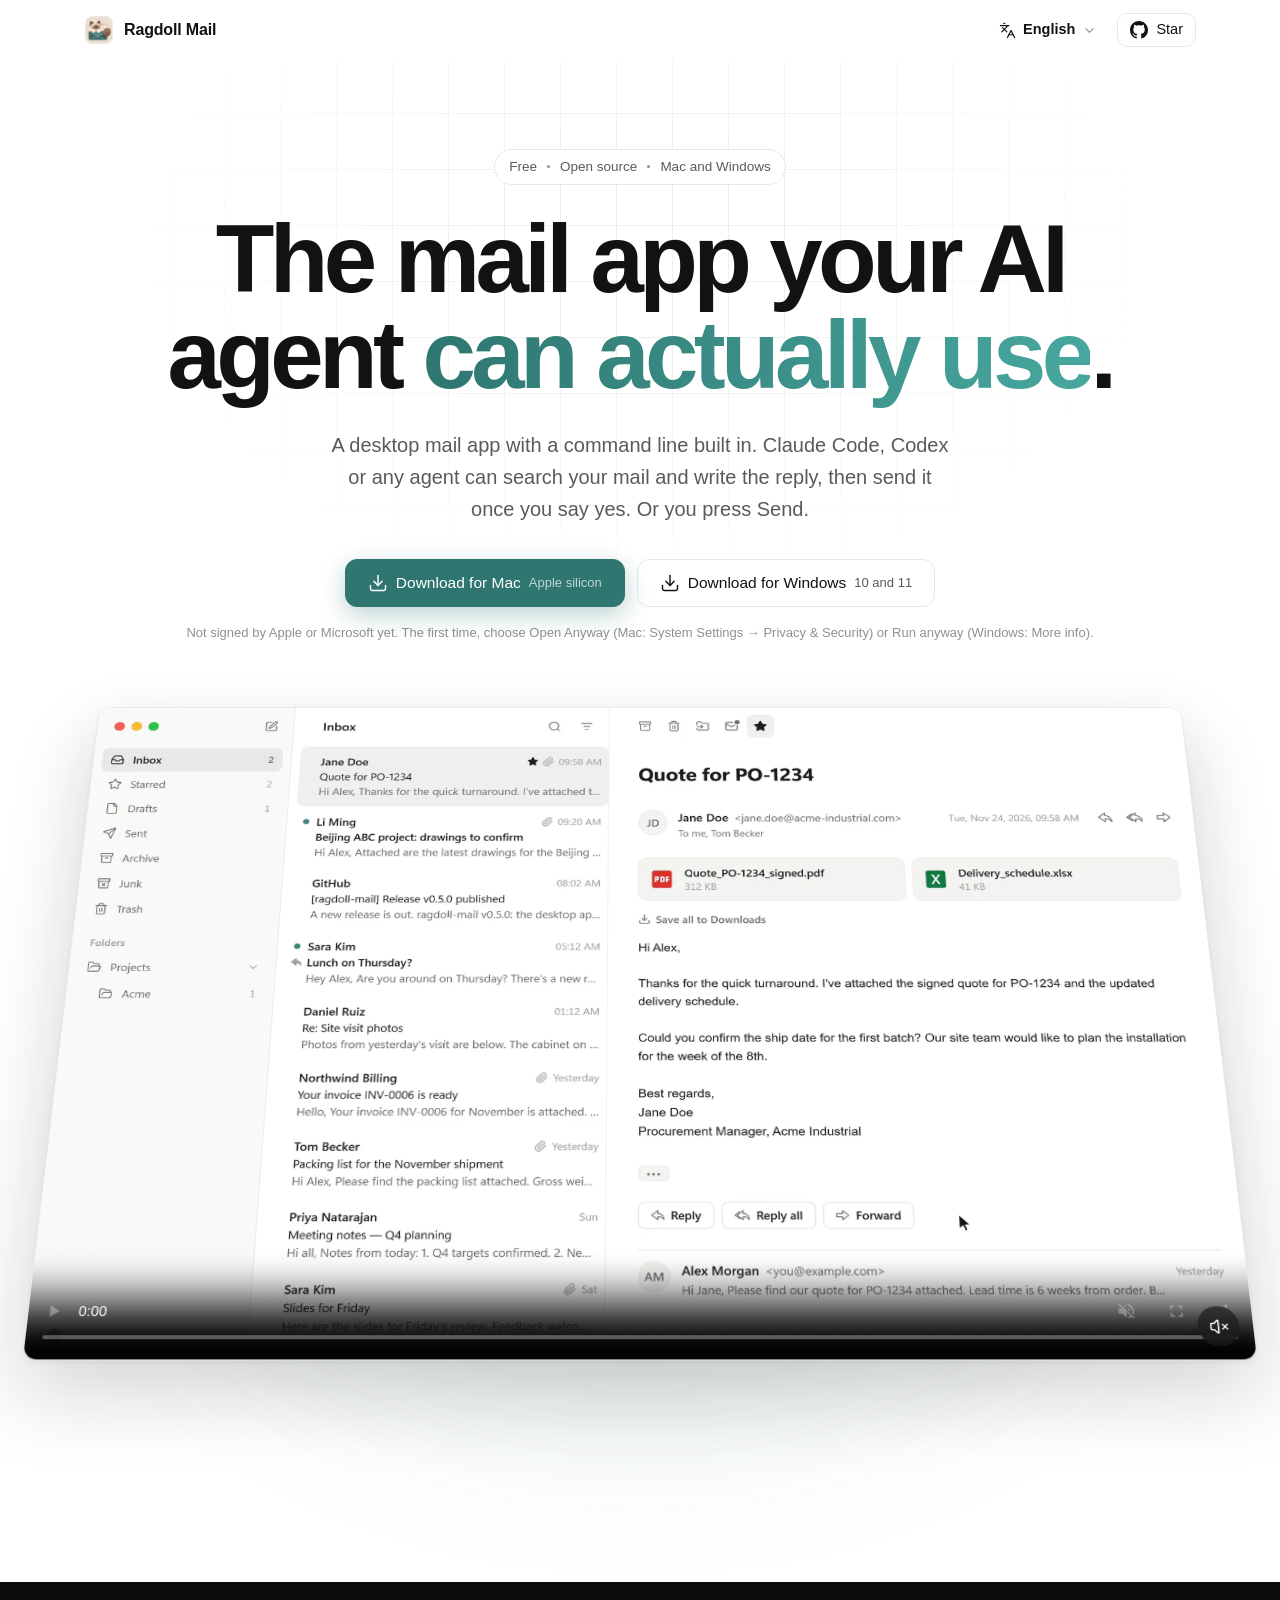
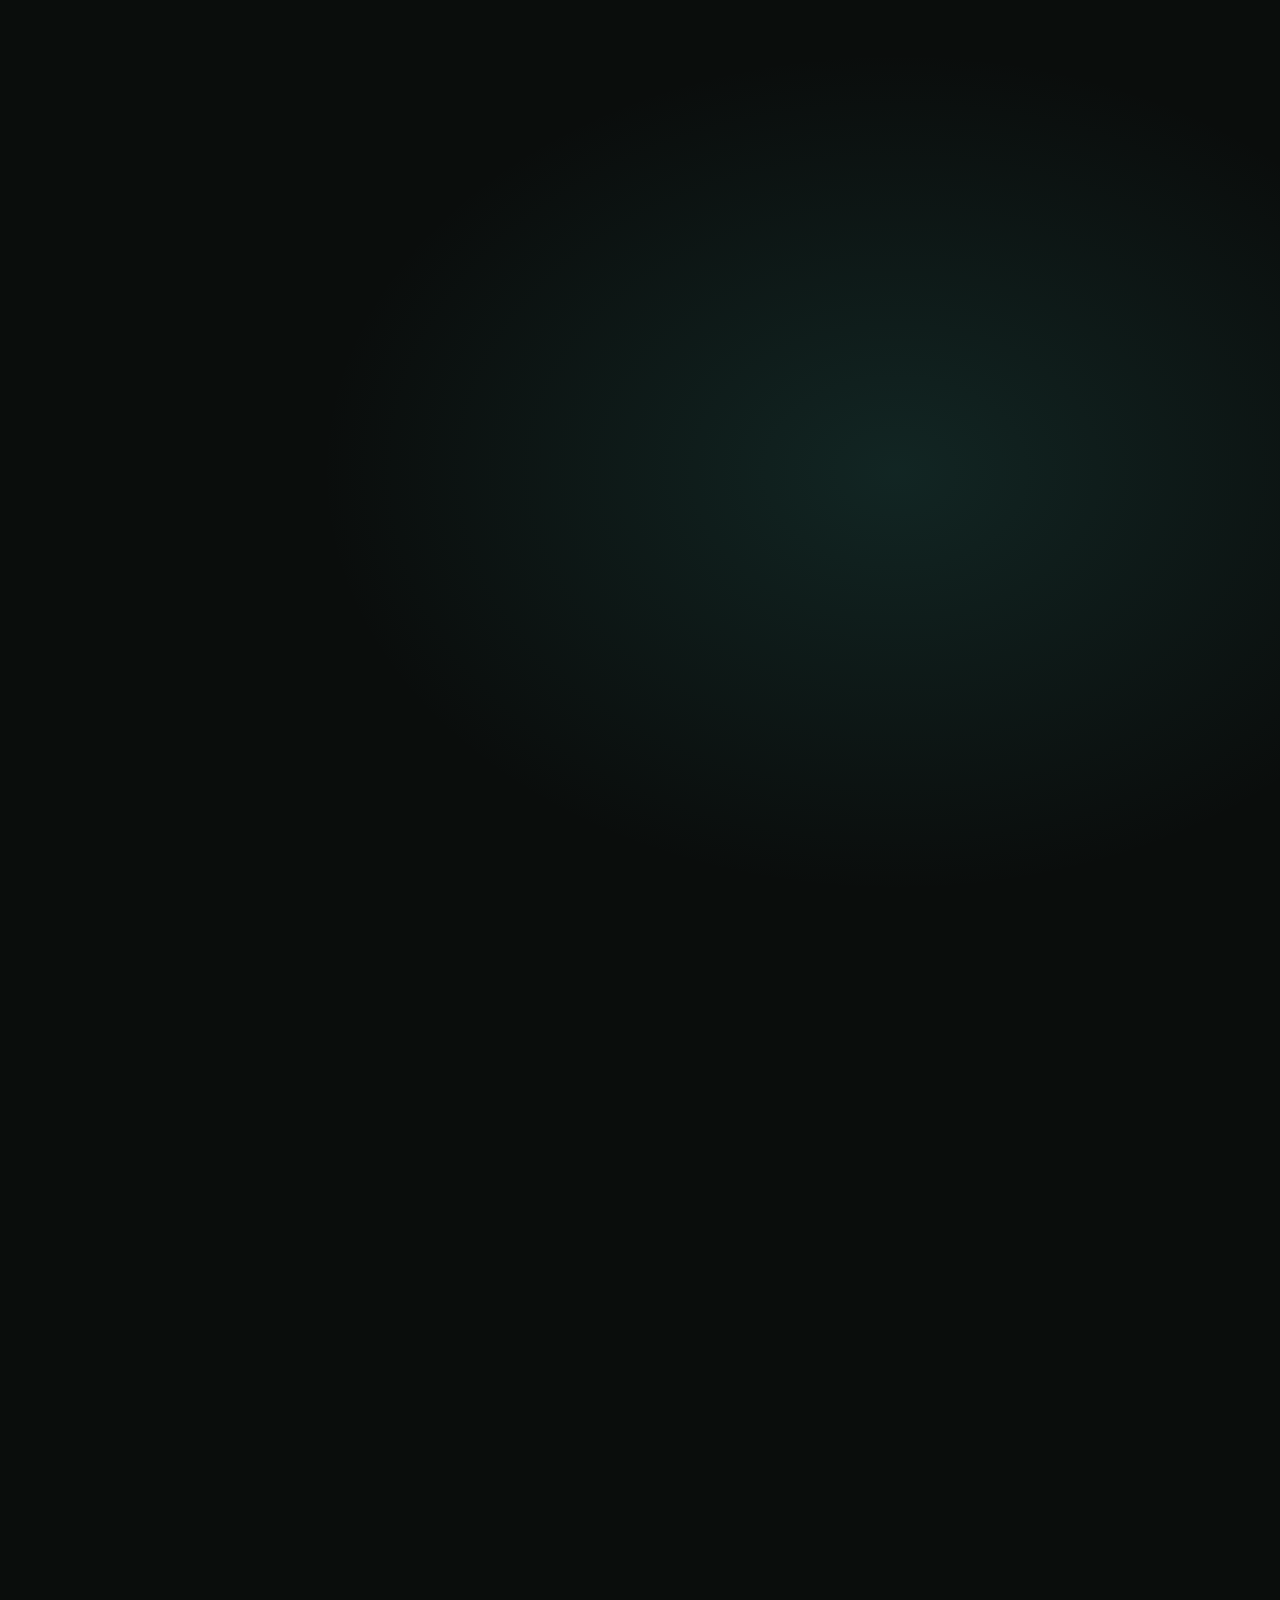
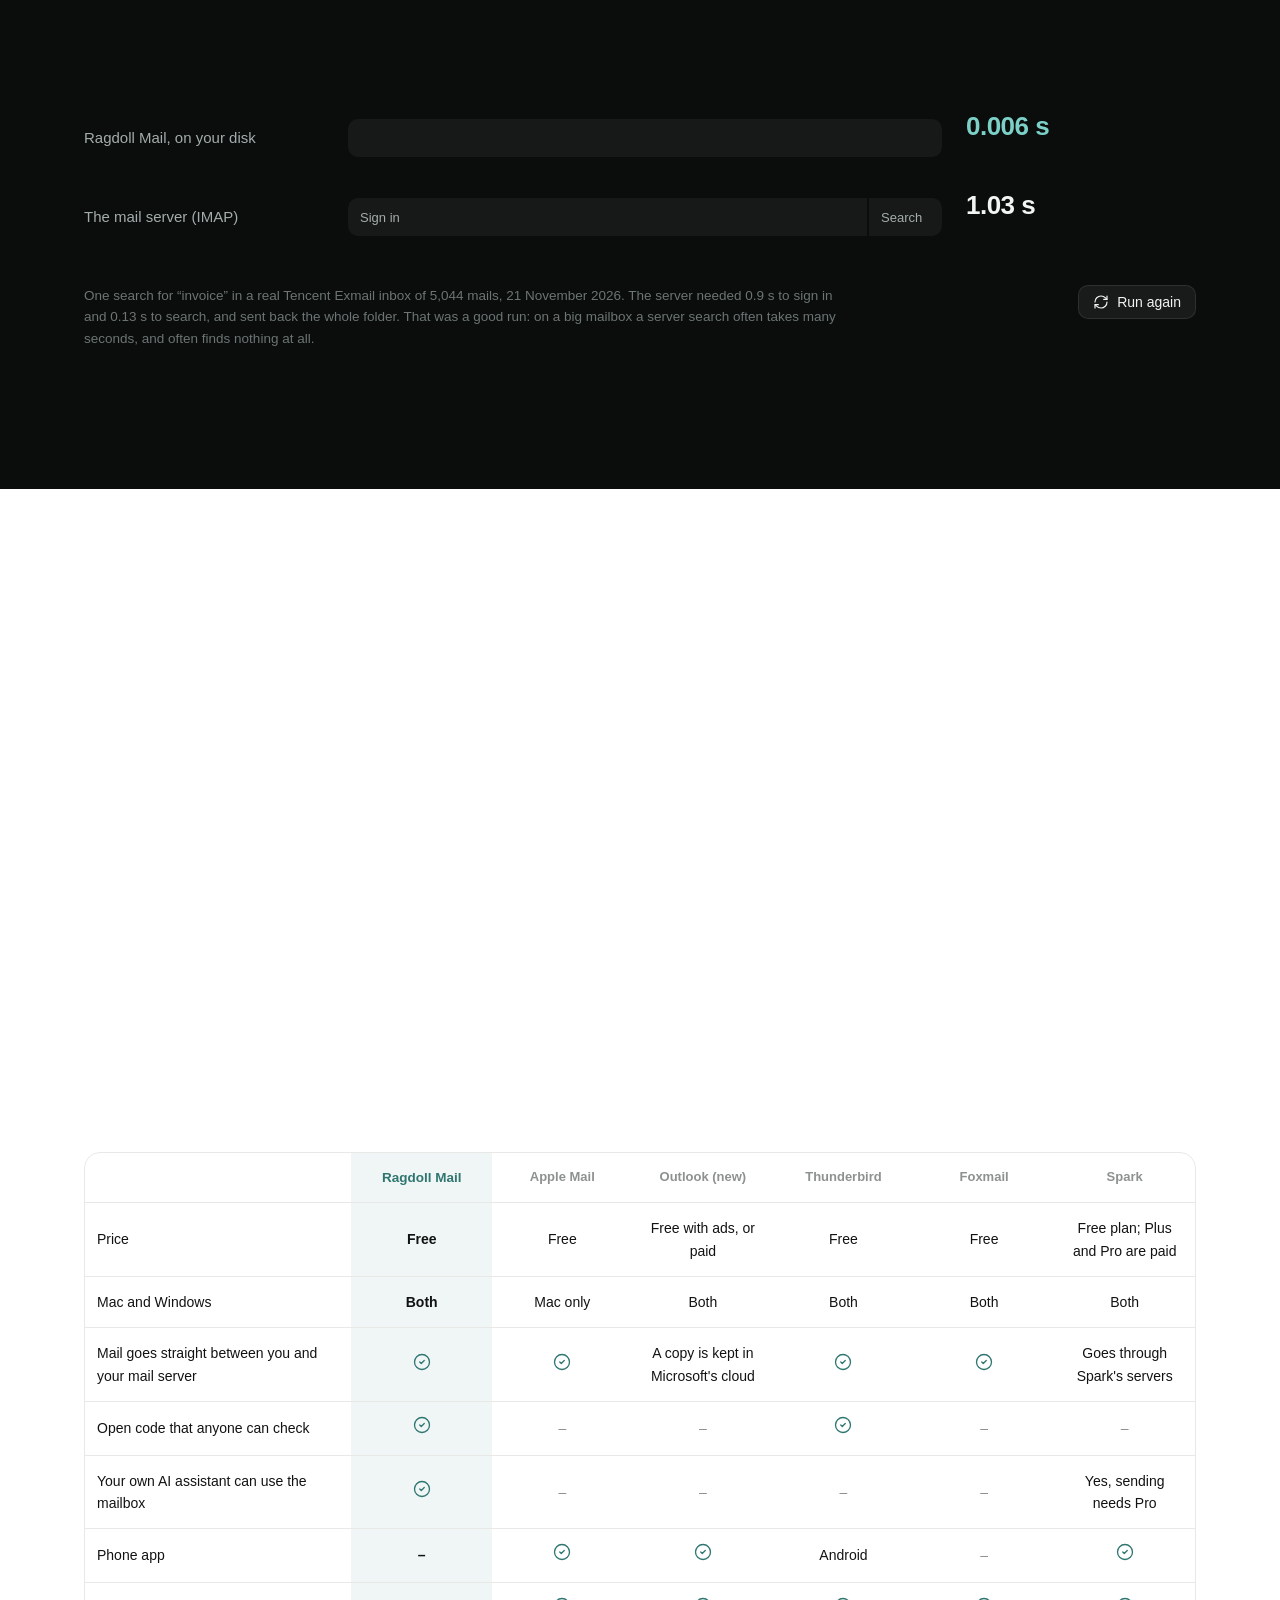
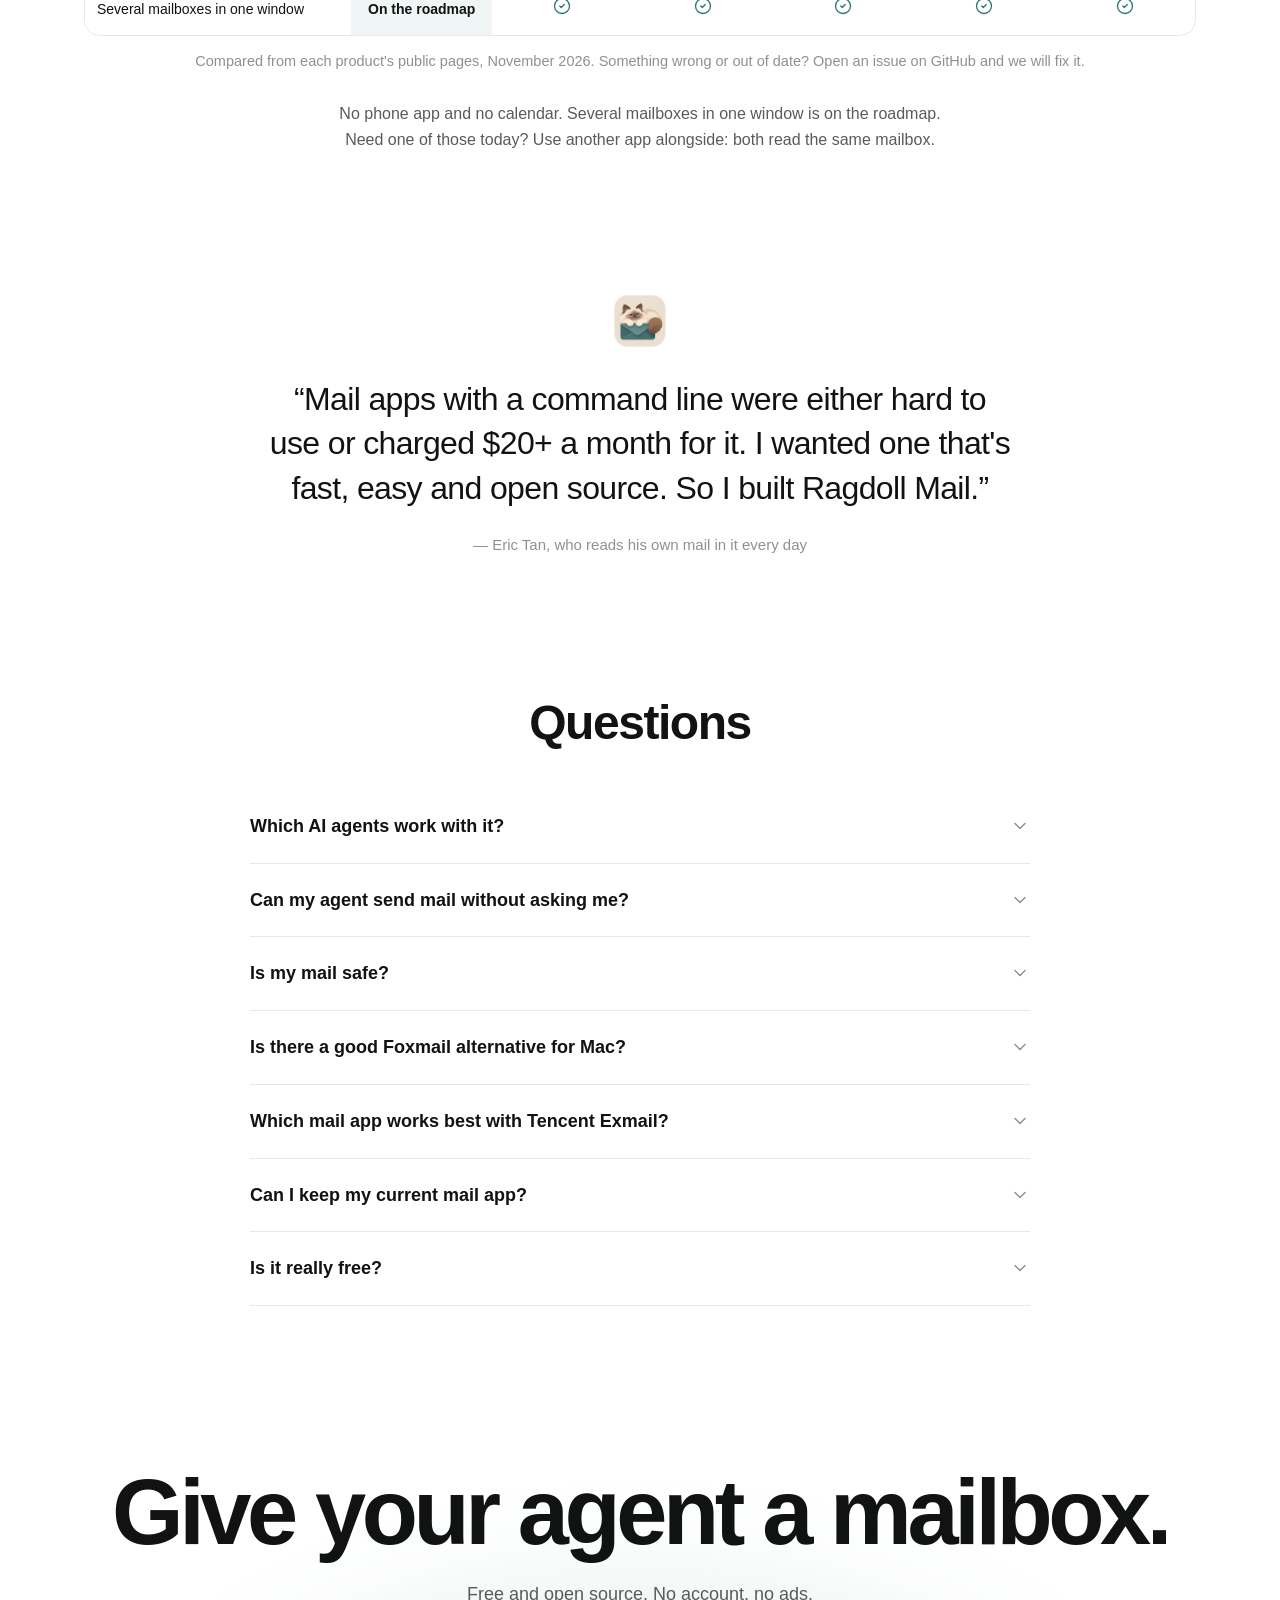
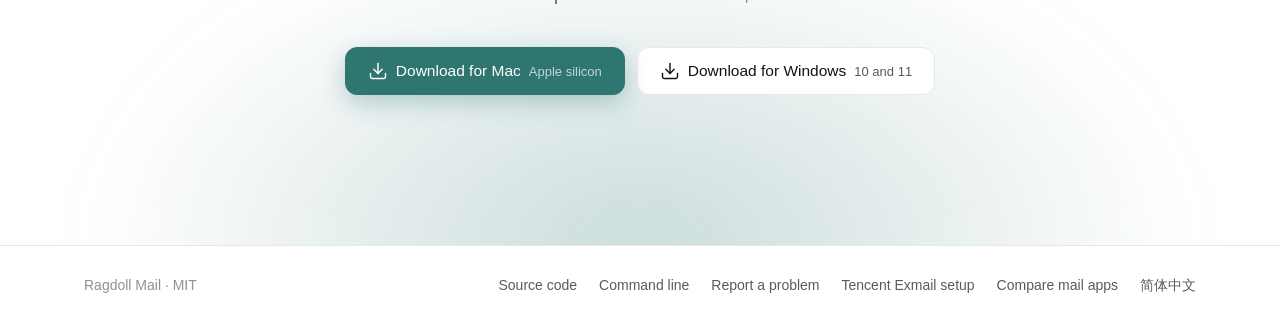
<file: site/index.html>
<!doctype html>
<html lang="en">
<head>
<meta charset="utf-8">
<meta name="viewport" content="width=device-width, initial-scale=1">
<title>Ragdoll Mail: the free mail app your AI agent can use, for Mac and Windows</title>
<meta name="description" content="A free, open-source mail app for Mac and Windows with a command line built in. Claude Code, Codex and other agents can search your mail, draft replies and send them once you say yes. Local SQLite search, any IMAP mailbox.">
<link rel="canonical" href="https://erict16.github.io/ragdoll-mail/">
<link rel="alternate" hreflang="en" href="https://erict16.github.io/ragdoll-mail/">
<link rel="alternate" hreflang="zh-Hans" href="https://erict16.github.io/ragdoll-mail/zh/">
<link rel="alternate" hreflang="x-default" href="https://erict16.github.io/ragdoll-mail/">
<link rel="icon" href="img/icon-256.png">
<link rel="apple-touch-icon" href="img/icon-256.png">
<meta name="theme-color" content="#ffffff" media="(prefers-color-scheme: light)">
<meta name="theme-color" content="#111312" media="(prefers-color-scheme: dark)">
<meta property="og:type" content="website">
<meta property="og:title" content="Ragdoll Mail: the free mail app your AI agent can use, for Mac and Windows">
<meta property="og:description" content="A free, open-source mail app for Mac and Windows with a command line built in. Claude Code, Codex and other agents can search your mail, draft replies and send them once you say yes. Local SQLite search, any IMAP mailbox.">
<meta property="og:url" content="https://erict16.github.io/ragdoll-mail/">
<meta property="og:image" content="https://erict16.github.io/ragdoll-mail/img/og.png">
<meta property="og:image:width" content="1200">
<meta property="og:image:height" content="630">
<meta property="og:locale" content="en_US">
<meta name="twitter:card" content="summary_large_image">
<script>document.documentElement.classList.add("js")</script>
<link rel="stylesheet" href="style.css">
<link rel="preload" as="image" href="media/demo-en.webp" fetchpriority="high">
<script type="application/ld+json">[{"@context": "https://schema.org", "@type": "SoftwareApplication", "name": "Ragdoll Mail", "operatingSystem": "macOS, Windows", "applicationCategory": "CommunicationApplication", "description": "A free, open-source mail app for Mac and Windows with a command line built in. Claude Code, Codex and other agents can search your mail, draft replies and send them once you say yes. Local SQLite search, any IMAP mailbox.", "url": "https://erict16.github.io/ragdoll-mail/", "downloadUrl": "https://github.com/erict16/ragdoll-mail/releases/latest", "license": "https://opensource.org/licenses/MIT", "isAccessibleForFree": true, "image": "https://erict16.github.io/ragdoll-mail/img/og.png", "offers": {"@type": "Offer", "price": "0", "priceCurrency": "USD"}}, {"@context": "https://schema.org", "@type": "VideoObject", "name": "Ragdoll Mail in 40 seconds", "description": "Ragdoll Mail in use: an AI agent in a terminal saves a reply to Drafts with the ragdoll command, you read it in the app, the agent sends it when you say yes, it shows in Sent, and search finds mail as you type", "inLanguage": "en", "thumbnailUrl": "https://erict16.github.io/ragdoll-mail/media/demo-en.webp", "contentUrl": "https://erict16.github.io/ragdoll-mail/media/demo-en.mp4", "uploadDate": "2026-11-24", "duration": "PT41S"}, {"@context": "https://schema.org", "@type": "FAQPage", "mainEntity": [{"@type": "Question", "name": "Which AI agents work with it?", "acceptedAnswer": {"@type": "Answer", "text": "Any agent that can run shell commands, such as Claude Code, Codex, Cursor or Gemini CLI. The agent calls the ragdoll command the same way you would in a terminal."}}, {"@type": "Question", "name": "Can my agent send mail without asking me?", "acceptedAnswer": {"@type": "Answer", "text": "Not by accident. The send command refuses to run without an explicit yes, and the setup we suggest tells agents to ask you first. When you say yes, the agent sends it with ragdoll send. Or you open the draft in the app and press Send yourself."}}, {"@type": "Question", "name": "Is my mail safe?", "acceptedAnswer": {"@type": "Answer", "text": "Your mail is stored on your computer and on your own mail server, and nowhere else. The app sends nothing to us. We do not run a server."}}, {"@type": "Question", "name": "Is there a good Foxmail alternative for Mac?", "acceptedAnswer": {"@type": "Answer", "text": "Ragdoll Mail is one: it runs on Mac (Apple silicon) and Windows, signs in to the same mailboxes as Foxmail (Tencent Exmail, QQ Mail, 163 and any IMAP mailbox), and its search answers at once."}}, {"@type": "Question", "name": "Which mail app works best with Tencent Exmail?", "acceptedAnswer": {"@type": "Answer", "text": "Any IMAP app can read Exmail, but Exmail's own search gives back the whole folder. Ragdoll Mail searches its own index instead, so only the mails with your words come back."}}, {"@type": "Question", "name": "Can I keep my current mail app?", "acceptedAnswer": {"@type": "Answer", "text": "Yes. Ragdoll Mail reads the same mailbox. Your phone and your other mail apps keep working as before."}}, {"@type": "Question", "name": "Is it really free?", "acceptedAnswer": {"@type": "Answer", "text": "Yes. There are no ads, no subscription and no account. The code is open source under the MIT license, so anyone can check what it does."}}]}]</script>
</head>
<body class="home">
<header class="top"><div class="wrap">
  <a class="brand" href="./"><img src="img/icon.webp" alt="" width="30" height="30">Ragdoll Mail</a>
  <nav>
    <details class="lang"><summary><svg class="i" viewBox="0 0 24 24" aria-hidden="true"><path d="m5 8 6 6"/><path d="m4 14 6-6 2-3"/><path d="M2 5h12"/><path d="M7 2h1"/><path d="m22 22-5-10-5 10"/><path d="M14 18h6"/></svg><span>English</span><svg class="i" viewBox="0 0 24 24" aria-hidden="true"><path d="m6 9 6 6 6-6"/></svg></summary><div class="lang-menu"><span aria-current="true">English</span><a href="zh/" hreflang="zh-Hans" lang="zh-Hans">简体中文</a></div></details><a class="gh" href="https://github.com/erict16/ragdoll-mail"><svg class="i gh-mark" viewBox="0 0 16 16" aria-hidden="true"><path d="M8 0c4.42 0 8 3.58 8 8a8.013 8.013 0 0 1-5.45 7.59c-.4.08-.55-.17-.55-.38 0-.27.01-1.13.01-2.2 0-.75-.25-1.23-.54-1.48 1.78-.2 3.65-.88 3.65-3.95 0-.88-.31-1.59-.82-2.15.08-.2.36-1.02-.08-2.12 0 0-.67-.22-2.2.82-.64-.18-1.32-.27-2-.27-.68 0-1.36.09-2 .27-1.53-1.03-2.2-.82-2.2-.82-.44 1.1-.16 1.92-.08 2.12-.51.56-.82 1.28-.82 2.15 0 3.06 1.86 3.75 3.64 3.95-.23.2-.44.55-.51 1.07-.46.21-1.61.55-2.33-.66-.15-.24-.6-.83-1.23-.82-.67.01-.27.38.01.53.34.19.73.9.82 1.13.16.45.68 1.31 2.69.94 0 .67.01 1.3.01 1.49 0 .21-.15.45-.55.38A7.995 7.995 0 0 1 0 8c0-4.42 3.58-8 8-8Z"/></svg><span>Star</span><span class="stars" data-stars hidden><svg class="i" viewBox="0 0 24 24" aria-hidden="true"><path d="M11.525 2.295a.53.53 0 0 1 .95 0l2.31 4.679a2.123 2.123 0 0 0 1.595 1.16l5.166.756a.53.53 0 0 1 .294.904l-3.736 3.638a2.123 2.123 0 0 0-.611 1.878l.882 5.14a.53.53 0 0 1-.771.56l-4.618-2.428a2.122 2.122 0 0 0-1.973 0L6.396 21.01a.53.53 0 0 1-.77-.56l.881-5.139a2.122 2.122 0 0 0-.611-1.879L2.16 9.795a.53.53 0 0 1 .294-.906l5.165-.755a2.122 2.122 0 0 0 1.597-1.16z"/></svg><b></b></span></a>
  </nav>
</div></header>

<main>
<section class="hero">
  <div class="wrap">
    <div class="pill">Free<b></b>Open source<b></b>Mac and Windows</div>
    <h1>The mail app your AI agent <em>can actually use</em>.</h1>
    <p class="lead">A desktop mail app with a command line built in. Claude Code, Codex or any agent can search your mail and write the reply, then send it once you say yes. Or you press Send.</p>
    <div class="cta"><a class="btn primary" data-os="mac" href="https://github.com/erict16/ragdoll-mail/releases/latest/download/ragdoll-mail-mac.dmg"><svg class="i" viewBox="0 0 24 24" aria-hidden="true"><path d="M21 15v4a2 2 0 0 1-2 2H5a2 2 0 0 1-2-2v-4"/><polyline points="7 10 12 15 17 10"/><line x1="12" x2="12" y1="15" y2="3"/></svg>Download for Mac <small>Apple silicon</small></a><a class="btn " data-os="win" href="https://github.com/erict16/ragdoll-mail/releases/latest/download/ragdoll-mail-windows.zip"><svg class="i" viewBox="0 0 24 24" aria-hidden="true"><path d="M21 15v4a2 2 0 0 1-2 2H5a2 2 0 0 1-2-2v-4"/><polyline points="7 10 12 15 17 10"/><line x1="12" x2="12" y1="15" y2="3"/></svg>Download for Windows <small>10 and 11</small></a></div>
    <p class="first-open">Not signed by Apple or Microsoft yet. The first time, choose Open Anyway (Mac: System Settings → Privacy &amp; Security) or Run anyway (Windows: More info).</p>
  </div>
  <div class="shot"><div class="glow" aria-hidden="true"></div><div class="tilt">
    <video class="demo" data-src="media/demo-en.mp4" poster="media/demo-en.webp" width="1920" height="1200"
      muted loop playsinline preload="none" aria-label="Ragdoll Mail in use: an AI agent in a terminal saves a reply to Drafts with the ragdoll command, you read it in the app, the agent sends it when you say yes, it shows in Sent, and search finds mail as you type"></video>
    <button class="sound" type="button" aria-pressed="false" data-on="Sound on" data-off="Sound off" aria-label="Sound on"><svg class="i" viewBox="0 0 24 24" aria-hidden="true"><path d="M11 4.702a.705.705 0 0 0-1.203-.498L6.413 7.587A1.4 1.4 0 0 1 5.416 8H3a1 1 0 0 0-1 1v6a1 1 0 0 0 1 1h2.416a1.4 1.4 0 0 1 .997.413l3.383 3.384A.705.705 0 0 0 11 19.298z"/><line x1="22" x2="16" y1="9" y2="15"/><line x1="16" x2="22" y1="9" y2="15"/></svg><svg class="i" viewBox="0 0 24 24" aria-hidden="true"><path d="M11 4.702a.705.705 0 0 0-1.203-.498L6.413 7.587A1.4 1.4 0 0 1 5.416 8H3a1 1 0 0 0-1 1v6a1 1 0 0 0 1 1h2.416a1.4 1.4 0 0 1 .997.413l3.383 3.384A.705.705 0 0 0 11 19.298z"/><path d="M16 9a5 5 0 0 1 0 6"/><path d="M19.364 18.364a9 9 0 0 0 0-12.728"/></svg></button>
  </div></div>
</section>

<div class="stage">
  <section id="agent"><div class="wrap">
    <h2 class="big reveal">Your agent writes.<br><em>You say yes.</em></h2>
    <p class="sub reveal">One click installs the <code>ragdoll</code> command (Settings → Command line). Every command speaks <code>--json</code>, so an agent learns it from <code>ragdoll --help</code>. <a class="more" href="https://github.com/erict16/ragdoll-mail/blob/main/docs/command-line.md">Read the command-line guide →</a></p>
    <div class="duo reveal">
      <div class="term-win"><div class="term-bar"><b></b><b></b><b></b></div><div class="term"><span class="ln say"><span class="y">you  </span> <span class="c">›</span> <span class="tx" data-t="Reply to Jane and attach the signed quote.">Reply to Jane and attach the signed quote.</span></span><span class="ln"><span class="p">$</span> <span class="tx" data-t="ragdoll search jane quote --json">ragdoll search jane quote --json</span></span><span class="ln"><span class="p">$</span> <span class="tx" data-t="ragdoll draft --reply inbox:312 --body reply.html --attach Quote.pdf">ragdoll draft --reply inbox:312 --body reply.html --attach Quote.pdf</span></span><span class="ln"><span class="p">$</span> <span class="tx" data-t="ragdoll check drafts:14 --reply">ragdoll check drafts:14 --reply</span></span><span class="ln">  <span class="ok">CHECK OK</span></span><span class="ln land"><span class="p">$</span> <span class="tx" data-t="ragdoll open drafts:14">ragdoll open drafts:14</span></span><span class="ln say"><span class="y">agent</span> <span class="c">›</span> The draft is open in Ragdoll Mail. Shall I send it?</span><span class="ln say"><span class="y">you  </span> <span class="c">›</span> <span class="tx" data-t="Yes, send it.">Yes, send it.</span></span><span class="ln"><span class="p">$</span> <span class="tx" data-t="ragdoll send drafts:14 --yes">ragdoll send drafts:14 --yes</span></span></div></div>
      <div class="link" aria-hidden="true"><i></i></div>
      <div class="draft"><div class="draft-top"><span><svg class="i" viewBox="0 0 24 24" aria-hidden="true"><path d="M15 2H6a2 2 0 0 0-2 2v16a2 2 0 0 0 2 2h12a2 2 0 0 0 2-2V7Z"/><path d="M14 2v4a2 2 0 0 0 2 2h4"/><path d="M10 9H8"/><path d="M16 13H8"/><path d="M16 17H8"/></svg>Drafts</span><span><img src="img/icon.webp" alt="" width="18" height="18" loading="lazy">Ragdoll Mail</span></div><div class="draft-to"><span>To</span><b>Jane Doe</b></div><div class="draft-subj">Re: Quote for PO-1234</div><p>Hi Jane, the signed quote for PO-1234 is attached. Please confirm the delivery address by Friday.</p><div class="draft-foot"><span class="att"><svg class="i" viewBox="0 0 24 24" aria-hidden="true"><path d="m21.44 11.05-9.19 9.19a6 6 0 0 1-8.49-8.49l8.57-8.57A4 4 0 1 1 18 8.84l-8.59 8.57a2 2 0 0 1-2.83-2.83l8.49-8.48"/></svg>Quote.pdf</span><span class="btn primary"><svg class="i" viewBox="0 0 24 24" aria-hidden="true"><path d="M14.536 21.686a.5.5 0 0 0 .937-.024l6.5-19a.496.496 0 0 0-.635-.635l-19 6.5a.5.5 0 0 0-.024.937l7.93 3.18a2 2 0 0 1 1.112 1.11z"/><path d="m21.854 2.147-10.94 10.939"/></svg>Send</span></div></div>
    </div>
    <ul class="pts reveal"><li><span class="ic"><svg class="i" viewBox="0 0 24 24" aria-hidden="true"><path d="M15 2H6a2 2 0 0 0-2 2v16a2 2 0 0 0 2 2h12a2 2 0 0 0 2-2V7Z"/><path d="M14 2v4a2 2 0 0 0 2 2h4"/><path d="M10 9H8"/><path d="M16 13H8"/><path d="M16 17H8"/></svg></span><b>Real drafts</b><span>Saved in your Drafts folder, with your signature and the thread quoted.</span></li><li><span class="ic"><svg class="i" viewBox="0 0 24 24" aria-hidden="true"><path d="M20 13c0 5-3.5 7.5-7.66 8.95a1 1 0 0 1-.67-.01C7.5 20.5 4 18 4 13V6a1 1 0 0 1 1-1c2 0 4.5-1.2 6.24-2.72a1.17 1.17 0 0 1 1.52 0C14.51 3.81 17 5 19 5a1 1 0 0 1 1 1z"/><path d="m9 12 2 2 4-4"/></svg></span><b>Checked first</b><span>An empty subject, a missing attachment or a [Name] left in stops it.</span></li><li><span class="ic"><svg class="i" viewBox="0 0 24 24" aria-hidden="true"><path d="m15.5 7.5 2.3 2.3a1 1 0 0 0 1.4 0l2.1-2.1a1 1 0 0 0 0-1.4L19 4"/><path d="m21 2-9.6 9.6"/><circle cx="7.5" cy="15.5" r="5.5"/></svg></span><b>No API key</b><span>Plain IMAP and SMTP to your own server. No OAuth app, no quota.</span></li></ul>
  </div></section>

  <section id="speed"><div class="wrap">
    <h2 class="big reveal">Search never leaves<br><em>your computer.</em></h2>
    <p class="sub reveal">Every mail goes into a SQLite full-text index on your disk, so a search never waits for the mail server, and works offline.</p>
    <div class="mega reveal"><b data-n="160">160×</b><span>faster than asking the mail server</span></div>
    <div class="race" data-ours="0.0063" data-srv="1.03" data-split="0.9" data-unit=" s"><div class="race-row ours"><div class="race-name">Ragdoll Mail, on your disk</div><div class="race-track"><span class="slot" style="--w:0.80%"><i class="seg"></i></span></div><div class="race-val"><b data-f="0.006 s">0.006 s</b><span>989 mails that contain the word</span></div></div><div class="race-row"><div class="race-name">The mail server (IMAP)</div><div class="race-track"><span class="slot wait" style="--w:87.38%"><i class="seg"></i><em>Sign in</em></span><span class="slot" style="--w:12.62%"><i class="seg"></i><em>Search</em></span></div><div class="race-val"><b data-f="1.03 s">1.03 s</b><span>5,044 mails: the whole folder</span></div></div><div class="race-foot"><p>One search for “invoice” in a real Tencent Exmail inbox of 5,044 mails, 21 November 2026. The server needed 0.9 s to sign in and 0.13 s to search, and sent back the whole folder. That was a good run: on a big mailbox a server search often takes many seconds, and often finds nothing at all.</p><button type="button" class="rerun"><svg class="i" viewBox="0 0 24 24" aria-hidden="true"><path d="M3 12a9 9 0 0 1 9-9 9.75 9.75 0 0 1 6.74 2.74L21 8"/><path d="M21 3v5h-5"/><path d="M21 12a9 9 0 0 1-9 9 9.75 9.75 0 0 1-6.74-2.74L3 16"/><path d="M8 16H3v5"/></svg>Run again</button></div></div>
  </div></section>
</div>

<section class="facts-wrap"><div class="wrap">
  <div class="facts"><div class="fact reveal"><span class="ic"><svg class="i" viewBox="0 0 24 24" aria-hidden="true"><rect width="20" height="16" x="2" y="4" rx="2"/><path d="m22 7-8.97 5.7a1.94 1.94 0 0 1-2.06 0L2 7"/></svg></span><h3>Any IMAP mailbox</h3><p>Gmail, iCloud, Fastmail, Tencent Exmail, QQ Mail, 163 Mail and the rest.</p></div><div class="fact reveal"><span class="ic"><svg class="i" viewBox="0 0 24 24" aria-hidden="true"><rect width="18" height="11" x="3" y="11" rx="2" ry="2"/><path d="M7 11V7a5 5 0 0 1 10 0v4"/></svg></span><h3>Your mail stays with you</h3><p>It talks only to your own mail server. No cloud in between, no account with us.</p></div><div class="fact reveal"><span class="ic"><svg class="i" viewBox="0 0 24 24" aria-hidden="true"><circle cx="12" cy="12" r="10"/><path d="m9 12 2 2 4-4"/></svg></span><h3>Free and open source</h3><p>No ads, no subscription. MIT license, so anyone can check what it does.</p></div></div>
</div></section>

<section id="compare"><div class="wrap">
  <h2 class="center reveal">How it compares</h2>
  <p class="sub center reveal">Ragdoll Mail does one thing: your own mailbox, with a search that finds the mail. Here it is next to the apps you may know, the good parts and the gaps.</p>
  <div class="table cmp reveal"><table><thead><tr><th></th><th>Ragdoll Mail</th><th>Apple Mail</th><th>Outlook (new)</th><th>Thunderbird</th><th>Foxmail</th><th>Spark</th></tr></thead><tbody><tr><th>Price</th><td>Free</td><td>Free</td><td>Free with ads, or paid</td><td>Free</td><td>Free</td><td>Free plan; Plus and Pro are paid</td></tr><tr><th>Mac and Windows</th><td>Both</td><td>Mac only</td><td>Both</td><td>Both</td><td>Both</td><td>Both</td></tr><tr><th>Mail goes straight between you and your mail server</th><td class="y"><svg class="i" viewBox="0 0 24 24" aria-hidden="true"><circle cx="12" cy="12" r="10"/><path d="m9 12 2 2 4-4"/></svg><span class="vh">Yes</span></td><td class="y"><svg class="i" viewBox="0 0 24 24" aria-hidden="true"><circle cx="12" cy="12" r="10"/><path d="m9 12 2 2 4-4"/></svg><span class="vh">Yes</span></td><td>A copy is kept in Microsoft&#x27;s cloud</td><td class="y"><svg class="i" viewBox="0 0 24 24" aria-hidden="true"><circle cx="12" cy="12" r="10"/><path d="m9 12 2 2 4-4"/></svg><span class="vh">Yes</span></td><td class="y"><svg class="i" viewBox="0 0 24 24" aria-hidden="true"><circle cx="12" cy="12" r="10"/><path d="m9 12 2 2 4-4"/></svg><span class="vh">Yes</span></td><td>Goes through Spark&#x27;s servers</td></tr><tr><th>Open code that anyone can check</th><td class="y"><svg class="i" viewBox="0 0 24 24" aria-hidden="true"><circle cx="12" cy="12" r="10"/><path d="m9 12 2 2 4-4"/></svg><span class="vh">Yes</span></td><td class="n"><span aria-hidden="true">–</span><span class="vh">No</span></td><td class="n"><span aria-hidden="true">–</span><span class="vh">No</span></td><td class="y"><svg class="i" viewBox="0 0 24 24" aria-hidden="true"><circle cx="12" cy="12" r="10"/><path d="m9 12 2 2 4-4"/></svg><span class="vh">Yes</span></td><td class="n"><span aria-hidden="true">–</span><span class="vh">No</span></td><td class="n"><span aria-hidden="true">–</span><span class="vh">No</span></td></tr><tr><th>Your own AI assistant can use the mailbox</th><td class="y"><svg class="i" viewBox="0 0 24 24" aria-hidden="true"><circle cx="12" cy="12" r="10"/><path d="m9 12 2 2 4-4"/></svg><span class="vh">Yes</span></td><td class="n"><span aria-hidden="true">–</span><span class="vh">No</span></td><td class="n"><span aria-hidden="true">–</span><span class="vh">No</span></td><td class="n"><span aria-hidden="true">–</span><span class="vh">No</span></td><td class="n"><span aria-hidden="true">–</span><span class="vh">No</span></td><td>Yes, sending needs Pro</td></tr><tr><th>Phone app</th><td class="n"><span aria-hidden="true">–</span><span class="vh">No</span></td><td class="y"><svg class="i" viewBox="0 0 24 24" aria-hidden="true"><circle cx="12" cy="12" r="10"/><path d="m9 12 2 2 4-4"/></svg><span class="vh">Yes</span></td><td class="y"><svg class="i" viewBox="0 0 24 24" aria-hidden="true"><circle cx="12" cy="12" r="10"/><path d="m9 12 2 2 4-4"/></svg><span class="vh">Yes</span></td><td>Android</td><td class="n"><span aria-hidden="true">–</span><span class="vh">No</span></td><td class="y"><svg class="i" viewBox="0 0 24 24" aria-hidden="true"><circle cx="12" cy="12" r="10"/><path d="m9 12 2 2 4-4"/></svg><span class="vh">Yes</span></td></tr><tr><th>Several mailboxes in one window</th><td>On the roadmap</td><td class="y"><svg class="i" viewBox="0 0 24 24" aria-hidden="true"><circle cx="12" cy="12" r="10"/><path d="m9 12 2 2 4-4"/></svg><span class="vh">Yes</span></td><td class="y"><svg class="i" viewBox="0 0 24 24" aria-hidden="true"><circle cx="12" cy="12" r="10"/><path d="m9 12 2 2 4-4"/></svg><span class="vh">Yes</span></td><td class="y"><svg class="i" viewBox="0 0 24 24" aria-hidden="true"><circle cx="12" cy="12" r="10"/><path d="m9 12 2 2 4-4"/></svg><span class="vh">Yes</span></td><td class="y"><svg class="i" viewBox="0 0 24 24" aria-hidden="true"><circle cx="12" cy="12" r="10"/><path d="m9 12 2 2 4-4"/></svg><span class="vh">Yes</span></td><td class="y"><svg class="i" viewBox="0 0 24 24" aria-hidden="true"><circle cx="12" cy="12" r="10"/><path d="m9 12 2 2 4-4"/></svg><span class="vh">Yes</span></td></tr></tbody></table></div>
  <p class="note center">Compared from each product&#x27;s public pages, November 2026. Something wrong or out of date? Open an issue on GitHub and we will fix it.</p>
  <p class="sub center gaps reveal">No phone app and no calendar. Several mailboxes in one window is on the roadmap. Need one of those today? Use another app alongside: both read the same mailbox.</p>
</div></section>

<section class="quote"><div class="wrap reveal">
  <img src="img/icon.webp" alt="" width="56" height="56" loading="lazy">
  <blockquote>Mail apps with a command line were either hard to use or charged $20+ a month for it. I wanted one that&#x27;s fast, easy and open source. So I built Ragdoll Mail.</blockquote>
  <p class="sign">Eric Tan, who reads his own mail in it every day</p>
</div></section>

<section id="questions"><div class="wrap">
  <h2 class="center reveal">Questions</h2>
  <div class="faq">
    <details><summary>Which AI agents work with it?<svg class="i" viewBox="0 0 24 24" aria-hidden="true"><path d="m6 9 6 6 6-6"/></svg></summary><p>Any agent that can run shell commands, such as Claude Code, Codex, Cursor or Gemini CLI. The agent calls the ragdoll command the same way you would in a terminal.</p></details><details><summary>Can my agent send mail without asking me?<svg class="i" viewBox="0 0 24 24" aria-hidden="true"><path d="m6 9 6 6 6-6"/></svg></summary><p>Not by accident. The send command refuses to run without an explicit yes, and the setup we suggest tells agents to ask you first. When you say yes, the agent sends it with ragdoll send. Or you open the draft in the app and press Send yourself.</p></details><details><summary>Is my mail safe?<svg class="i" viewBox="0 0 24 24" aria-hidden="true"><path d="m6 9 6 6 6-6"/></svg></summary><p>Your mail is stored on your computer and on your own mail server, and nowhere else. The app sends nothing to us. We do not run a server.</p></details><details><summary>Is there a good Foxmail alternative for Mac?<svg class="i" viewBox="0 0 24 24" aria-hidden="true"><path d="m6 9 6 6 6-6"/></svg></summary><p>Ragdoll Mail is one: it runs on Mac (Apple silicon) and Windows, signs in to the same mailboxes as Foxmail (Tencent Exmail, QQ Mail, 163 and any IMAP mailbox), and its search answers at once.</p></details><details><summary>Which mail app works best with Tencent Exmail?<svg class="i" viewBox="0 0 24 24" aria-hidden="true"><path d="m6 9 6 6 6-6"/></svg></summary><p>Any IMAP app can read Exmail, but Exmail&#x27;s own search gives back the whole folder. Ragdoll Mail searches its own index instead, so only the mails with your words come back.</p></details><details><summary>Can I keep my current mail app?<svg class="i" viewBox="0 0 24 24" aria-hidden="true"><path d="m6 9 6 6 6-6"/></svg></summary><p>Yes. Ragdoll Mail reads the same mailbox. Your phone and your other mail apps keep working as before.</p></details><details><summary>Is it really free?<svg class="i" viewBox="0 0 24 24" aria-hidden="true"><path d="m6 9 6 6 6-6"/></svg></summary><p>Yes. There are no ads, no subscription and no account. The code is open source under the MIT license, so anyone can check what it does.</p></details>
  </div>
</div></section>

<section class="finale"><div class="wrap reveal">
  <h2>Give your agent a mailbox.</h2>
  <p class="sub">Free and open source. No account, no ads.</p>
  <div class="cta"><a class="btn primary" data-os="mac" href="https://github.com/erict16/ragdoll-mail/releases/latest/download/ragdoll-mail-mac.dmg"><svg class="i" viewBox="0 0 24 24" aria-hidden="true"><path d="M21 15v4a2 2 0 0 1-2 2H5a2 2 0 0 1-2-2v-4"/><polyline points="7 10 12 15 17 10"/><line x1="12" x2="12" y1="15" y2="3"/></svg>Download for Mac <small>Apple silicon</small></a><a class="btn " data-os="win" href="https://github.com/erict16/ragdoll-mail/releases/latest/download/ragdoll-mail-windows.zip"><svg class="i" viewBox="0 0 24 24" aria-hidden="true"><path d="M21 15v4a2 2 0 0 1-2 2H5a2 2 0 0 1-2-2v-4"/><polyline points="7 10 12 15 17 10"/><line x1="12" x2="12" y1="15" y2="3"/></svg>Download for Windows <small>10 and 11</small></a></div>
</div></section>
</main>

<footer><div class="wrap">
  <span class="grow">Ragdoll Mail · MIT</span>
  <a href="https://github.com/erict16/ragdoll-mail">Source code</a>
  <a href="https://github.com/erict16/ragdoll-mail/blob/main/docs/command-line.md">Command line</a>
  <a href="https://github.com/erict16/ragdoll-mail/issues">Report a problem</a>
  <a href="exmail/">Tencent Exmail setup</a>
  <a href="#compare">Compare mail apps</a>
  <a href="zh/" hreflang="zh-Hans">简体中文</a>
</div></footer>
<script src="main.js" defer></script>
</body>
</html>
</file>
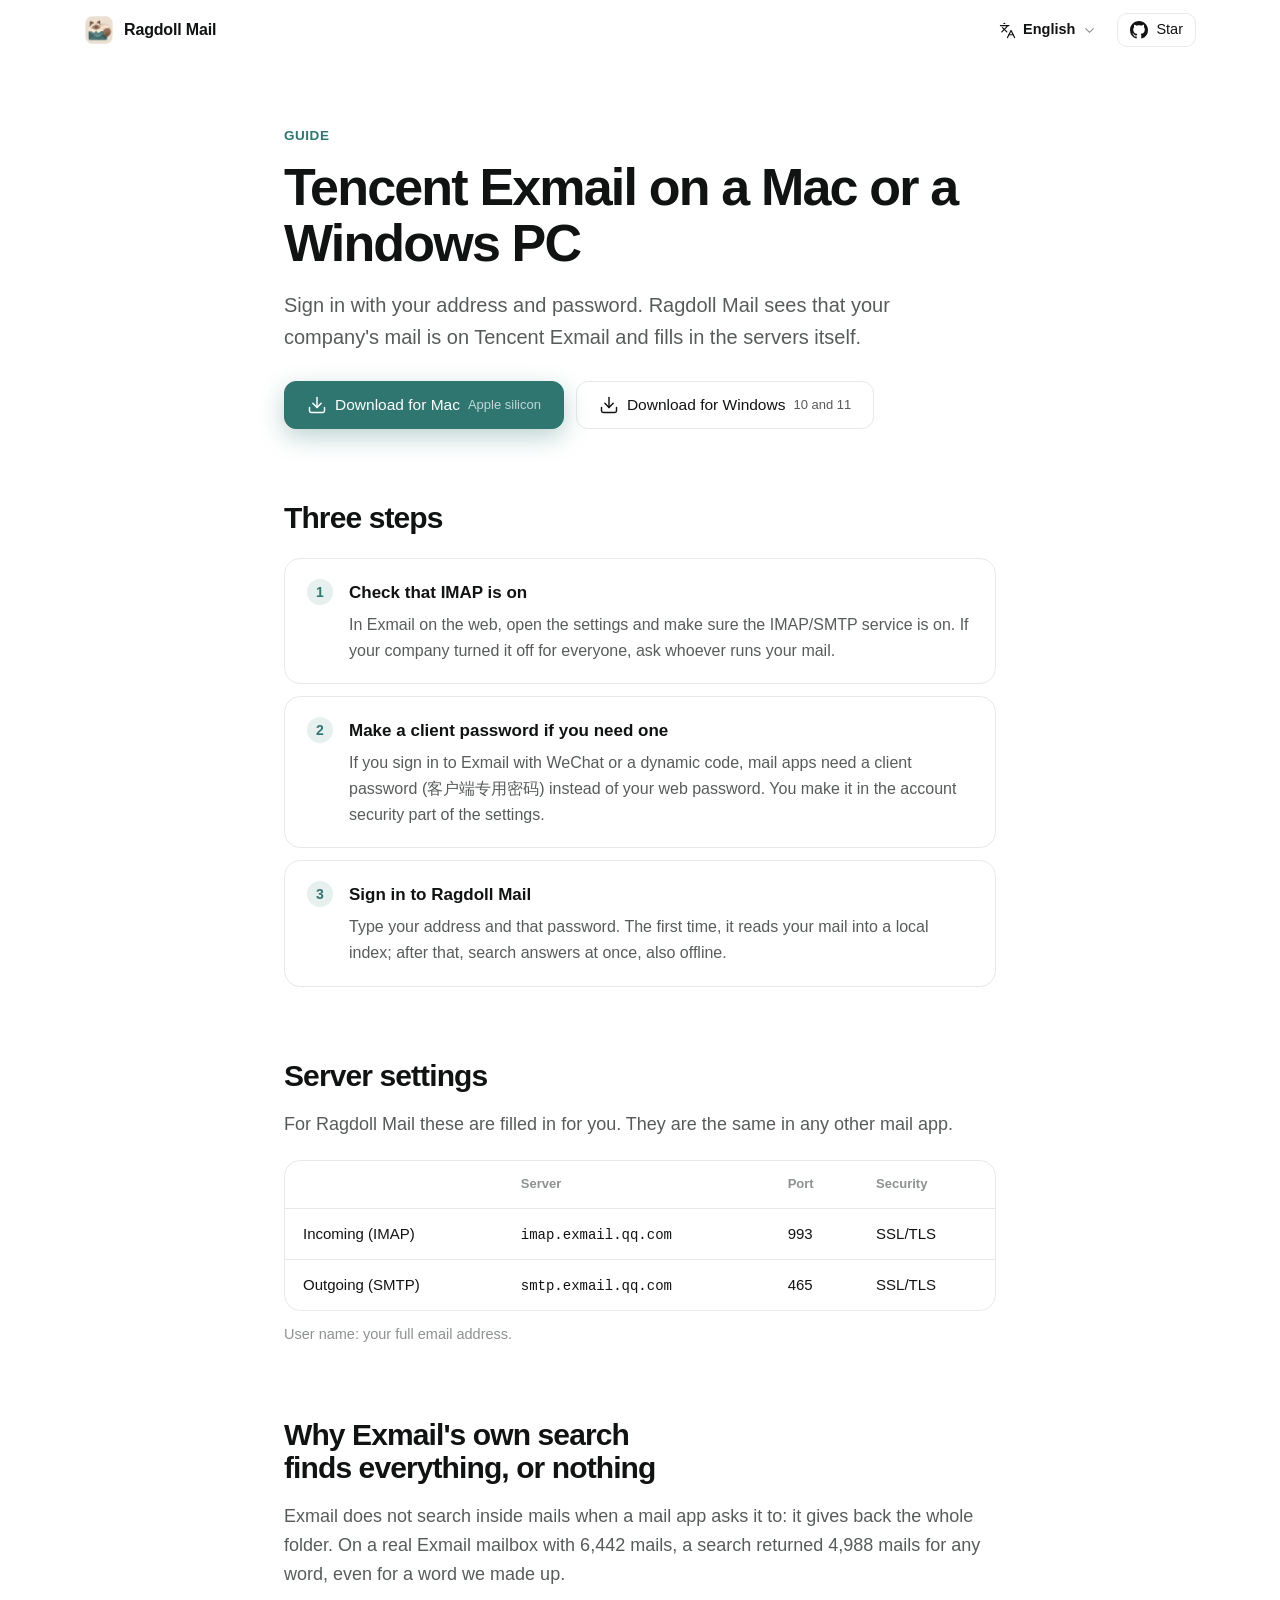
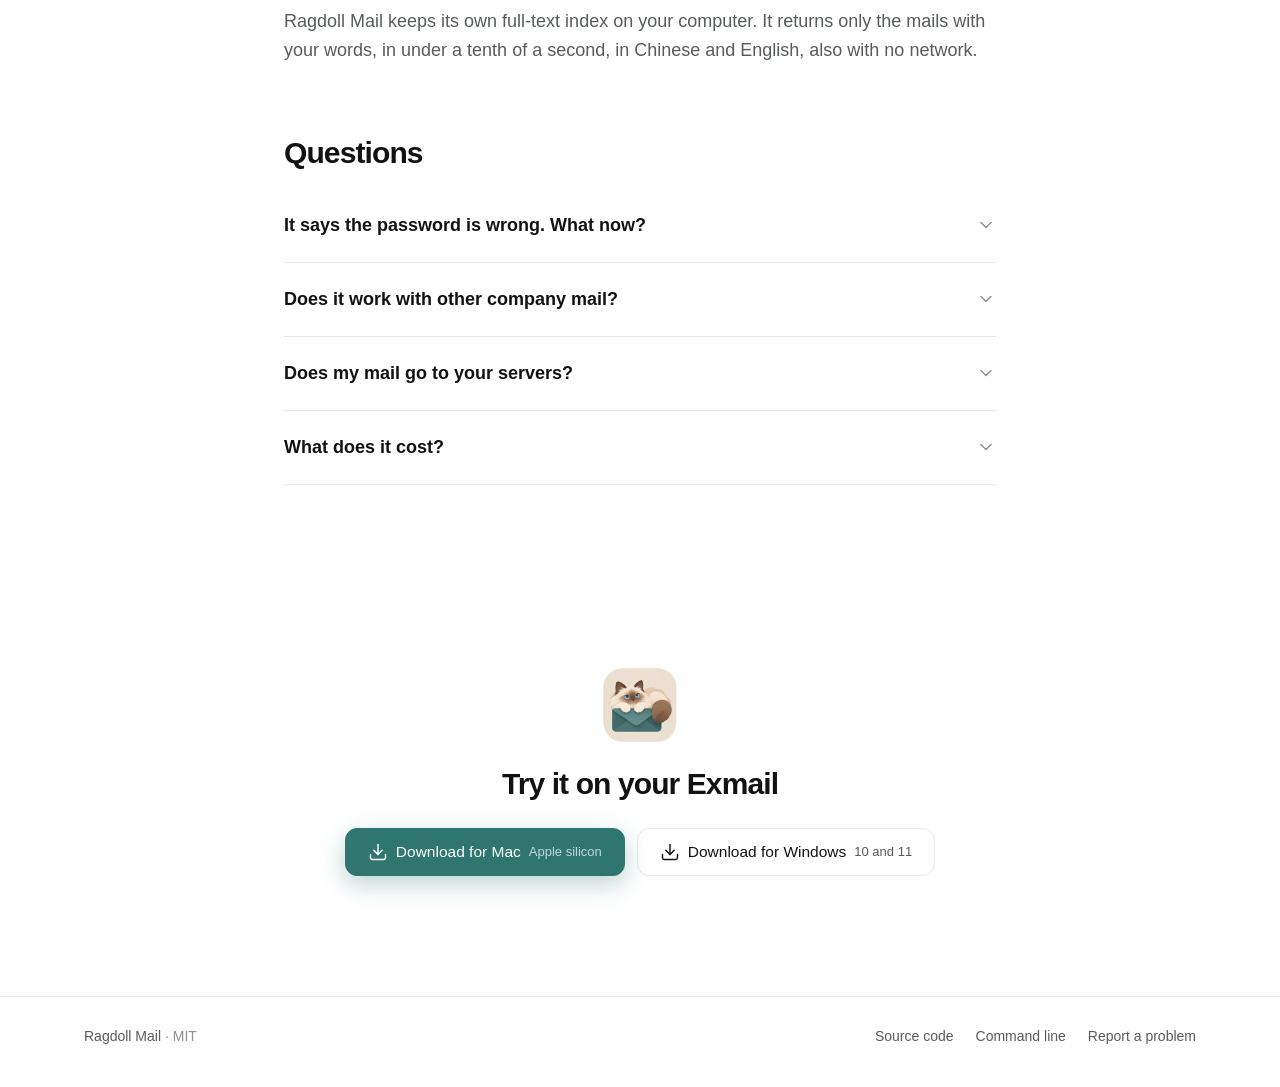
<file: site/exmail/index.html>
<!doctype html>
<html lang="en">
<head>
<meta charset="utf-8">
<meta name="viewport" content="width=device-width, initial-scale=1">
<title>Tencent Exmail on Mac and Windows: IMAP settings and a search that works</title>
<meta name="description" content="Use Tencent Exmail (腾讯企业邮箱) in a mail app on Mac or Windows: IMAP imap.exmail.qq.com:993, SMTP smtp.exmail.qq.com:465, the client password, and a local search that finds the right mail.">
<link rel="canonical" href="https://erict16.github.io/ragdoll-mail/exmail/">
<link rel="alternate" hreflang="en" href="https://erict16.github.io/ragdoll-mail/exmail/">
<link rel="alternate" hreflang="zh-Hans" href="https://erict16.github.io/ragdoll-mail/zh/exmail/">
<link rel="alternate" hreflang="x-default" href="https://erict16.github.io/ragdoll-mail/exmail/">
<link rel="icon" href="../img/icon-256.png">
<link rel="apple-touch-icon" href="../img/icon-256.png">
<meta name="theme-color" content="#fbf9f6" media="(prefers-color-scheme: light)">
<meta name="theme-color" content="#161615" media="(prefers-color-scheme: dark)">
<meta property="og:type" content="article">
<meta property="og:title" content="Tencent Exmail on Mac and Windows: IMAP settings and a search that works">
<meta property="og:description" content="Use Tencent Exmail (腾讯企业邮箱) in a mail app on Mac or Windows: IMAP imap.exmail.qq.com:993, SMTP smtp.exmail.qq.com:465, the client password, and a local search that finds the right mail.">
<meta property="og:url" content="https://erict16.github.io/ragdoll-mail/exmail/">
<meta property="og:image" content="https://erict16.github.io/ragdoll-mail/img/og.png">
<meta property="og:image:width" content="1200">
<meta property="og:image:height" content="630">
<meta name="twitter:card" content="summary_large_image">
<link rel="stylesheet" href="../style.css">
<script type="application/ld+json">[{"@context": "https://schema.org", "@type": "HowTo", "name": "Tencent Exmail on a Mac or a Windows PC", "description": "Use Tencent Exmail (腾讯企业邮箱) in a mail app on Mac or Windows: IMAP imap.exmail.qq.com:993, SMTP smtp.exmail.qq.com:465, the client password, and a local search that finds the right mail.", "inLanguage": "en", "url": "https://erict16.github.io/ragdoll-mail/exmail/", "step": [{"@type": "HowToStep", "position": 1, "name": "Check that IMAP is on", "text": "In Exmail on the web, open the settings and make sure the IMAP/SMTP service is on. If your company turned it off for everyone, ask whoever runs your mail."}, {"@type": "HowToStep", "position": 2, "name": "Make a client password if you need one", "text": "If you sign in to Exmail with WeChat or a dynamic code, mail apps need a client password (客户端专用密码) instead of your web password. You make it in the account security part of the settings."}, {"@type": "HowToStep", "position": 3, "name": "Sign in to Ragdoll Mail", "text": "Type your address and that password. The first time, it reads your mail into a local index; after that, search answers at once, also offline."}]}, {"@context": "https://schema.org", "@type": "FAQPage", "inLanguage": "en", "mainEntity": [{"@type": "Question", "name": "It says the password is wrong. What now?", "acceptedAnswer": {"@type": "Answer", "text": "Most of the time Exmail wants the client password (客户端专用密码), not the one you use on the web. If that is not it, check that IMAP/SMTP is on in the settings."}}, {"@type": "Question", "name": "Does it work with other company mail?", "acceptedAnswer": {"@type": "Answer", "text": "Yes. It also finds the servers itself for Alibaba Mail, NetEase enterprise mail, Google Workspace, Zoho and Fastmail. For any other IMAP mailbox, type the server names once."}}, {"@type": "Question", "name": "Does my mail go to your servers?", "acceptedAnswer": {"@type": "Answer", "text": "No. The app talks only to your own mail server. The index and your password stay on your computer."}}, {"@type": "Question", "name": "What does it cost?", "acceptedAnswer": {"@type": "Answer", "text": "Nothing. It is free and open source (MIT)."}}]}, {"@context": "https://schema.org", "@type": "BreadcrumbList", "itemListElement": [{"@type": "ListItem", "position": 1, "name": "Ragdoll Mail", "item": "https://erict16.github.io/ragdoll-mail/"}, {"@type": "ListItem", "position": 2, "name": "Guide", "item": "https://erict16.github.io/ragdoll-mail/exmail/"}]}]</script>
</head>
<body>
<header class="top"><div class="wrap">
  <a class="brand" href="../"><img src="../img/icon.webp" alt="" width="30" height="30">Ragdoll Mail</a>
  <nav>
    <details class="lang"><summary><svg class="i" viewBox="0 0 24 24" aria-hidden="true"><path d="m5 8 6 6"/><path d="m4 14 6-6 2-3"/><path d="M2 5h12"/><path d="M7 2h1"/><path d="m22 22-5-10-5 10"/><path d="M14 18h6"/></svg><span>English</span><svg class="i" viewBox="0 0 24 24" aria-hidden="true"><path d="m6 9 6 6 6-6"/></svg></summary><div class="lang-menu"><span aria-current="true">English</span><a href="../zh/exmail/" hreflang="zh-Hans" lang="zh-Hans">简体中文</a></div></details><a class="gh" href="https://github.com/erict16/ragdoll-mail"><svg class="i gh-mark" viewBox="0 0 16 16" aria-hidden="true"><path d="M8 0c4.42 0 8 3.58 8 8a8.013 8.013 0 0 1-5.45 7.59c-.4.08-.55-.17-.55-.38 0-.27.01-1.13.01-2.2 0-.75-.25-1.23-.54-1.48 1.78-.2 3.65-.88 3.65-3.95 0-.88-.31-1.59-.82-2.15.08-.2.36-1.02-.08-2.12 0 0-.67-.22-2.2.82-.64-.18-1.32-.27-2-.27-.68 0-1.36.09-2 .27-1.53-1.03-2.2-.82-2.2-.82-.44 1.1-.16 1.92-.08 2.12-.51.56-.82 1.28-.82 2.15 0 3.06 1.86 3.75 3.64 3.95-.23.2-.44.55-.51 1.07-.46.21-1.61.55-2.33-.66-.15-.24-.6-.83-1.23-.82-.67.01-.27.38.01.53.34.19.73.9.82 1.13.16.45.68 1.31 2.69.94 0 .67.01 1.3.01 1.49 0 .21-.15.45-.55.38A7.995 7.995 0 0 1 0 8c0-4.42 3.58-8 8-8Z"/></svg><span>Star</span><span class="stars" data-stars hidden><svg class="i" viewBox="0 0 24 24" aria-hidden="true"><path d="M11.525 2.295a.53.53 0 0 1 .95 0l2.31 4.679a2.123 2.123 0 0 0 1.595 1.16l5.166.756a.53.53 0 0 1 .294.904l-3.736 3.638a2.123 2.123 0 0 0-.611 1.878l.882 5.14a.53.53 0 0 1-.771.56l-4.618-2.428a2.122 2.122 0 0 0-1.973 0L6.396 21.01a.53.53 0 0 1-.77-.56l.881-5.139a2.122 2.122 0 0 0-.611-1.879L2.16 9.795a.53.53 0 0 1 .294-.906l5.165-.755a2.122 2.122 0 0 0 1.597-1.16z"/></svg><b></b></span></a>
  </nav>
</div></header>

<main class="doc">
<div class="wrap narrow">
  <div class="kicker">Guide</div>
  <h1>Tencent Exmail on a Mac or a Windows PC</h1>
  <p class="lead">Sign in with your address and password. Ragdoll Mail sees that your company&#x27;s mail is on Tencent Exmail and fills in the servers itself.</p>
  <div class="cta"><a class="btn primary" data-os="mac" href="https://github.com/erict16/ragdoll-mail/releases/latest/download/ragdoll-mail-mac.dmg"><svg class="i" viewBox="0 0 24 24" aria-hidden="true"><path d="M21 15v4a2 2 0 0 1-2 2H5a2 2 0 0 1-2-2v-4"/><polyline points="7 10 12 15 17 10"/><line x1="12" x2="12" y1="15" y2="3"/></svg>Download for Mac <small>Apple silicon</small></a><a class="btn " data-os="win" href="https://github.com/erict16/ragdoll-mail/releases/latest/download/ragdoll-mail-windows.zip"><svg class="i" viewBox="0 0 24 24" aria-hidden="true"><path d="M21 15v4a2 2 0 0 1-2 2H5a2 2 0 0 1-2-2v-4"/><polyline points="7 10 12 15 17 10"/><line x1="12" x2="12" y1="15" y2="3"/></svg>Download for Windows <small>10 and 11</small></a></div>

  <h2>Three steps</h2>
  <ol class="steps"><li><h3>Check that IMAP is on</h3><p>In Exmail on the web, open the settings and make sure the IMAP/SMTP service is on. If your company turned it off for everyone, ask whoever runs your mail.</p></li><li><h3>Make a client password if you need one</h3><p>If you sign in to Exmail with WeChat or a dynamic code, mail apps need a client password (客户端专用密码) instead of your web password. You make it in the account security part of the settings.</p></li><li><h3>Sign in to Ragdoll Mail</h3><p>Type your address and that password. The first time, it reads your mail into a local index; after that, search answers at once, also offline.</p></li></ol>

  <h2>Server settings</h2>
  <p class="sub">For Ragdoll Mail these are filled in for you. They are the same in any other mail app.</p>
  <div class="table"><table>
    <thead><tr><th></th><th>Server</th><th>Port</th><th>Security</th></tr></thead>
    <tbody><tr><th>Incoming (IMAP)</th><td><code>imap.exmail.qq.com</code></td><td>993</td><td>SSL/TLS</td></tr><tr><th>Outgoing (SMTP)</th><td><code>smtp.exmail.qq.com</code></td><td>465</td><td>SSL/TLS</td></tr></tbody>
  </table></div>
  <p class="note">User name: your full email address.</p>

  <h2>Why Exmail&#x27;s own search finds everything, or nothing</h2>
  <p class="sub">Exmail does not search inside mails when a mail app asks it to: it gives back the whole folder. On a real Exmail mailbox with 6,442 mails, a search returned 4,988 mails for any word, even for a word we made up.</p><p class="sub">Ragdoll Mail keeps its own full-text index on your computer. It returns only the mails with your words, in under a tenth of a second, in Chinese and English, also with no network.</p>

  <h2>Questions</h2>
  <div class="faq">
    <details><summary>It says the password is wrong. What now?<svg class="i" viewBox="0 0 24 24" aria-hidden="true"><path d="m6 9 6 6 6-6"/></svg></summary><p>Most of the time Exmail wants the client password (客户端专用密码), not the one you use on the web. If that is not it, check that IMAP/SMTP is on in the settings.</p></details><details><summary>Does it work with other company mail?<svg class="i" viewBox="0 0 24 24" aria-hidden="true"><path d="m6 9 6 6 6-6"/></svg></summary><p>Yes. It also finds the servers itself for Alibaba Mail, NetEase enterprise mail, Google Workspace, Zoho and Fastmail. For any other IMAP mailbox, type the server names once.</p></details><details><summary>Does my mail go to your servers?<svg class="i" viewBox="0 0 24 24" aria-hidden="true"><path d="m6 9 6 6 6-6"/></svg></summary><p>No. The app talks only to your own mail server. The index and your password stay on your computer.</p></details><details><summary>What does it cost?<svg class="i" viewBox="0 0 24 24" aria-hidden="true"><path d="m6 9 6 6 6-6"/></svg></summary><p>Nothing. It is free and open source (MIT).</p></details>
  </div>
</div>

<div class="end"><div class="wrap">
  <img src="../img/icon.webp" alt="" width="72" height="72" loading="lazy">
  <h2 style="margin:0 auto">Try it on your Exmail</h2>
  <div class="cta" style="animation:none"><a class="btn primary" data-os="mac" href="https://github.com/erict16/ragdoll-mail/releases/latest/download/ragdoll-mail-mac.dmg"><svg class="i" viewBox="0 0 24 24" aria-hidden="true"><path d="M21 15v4a2 2 0 0 1-2 2H5a2 2 0 0 1-2-2v-4"/><polyline points="7 10 12 15 17 10"/><line x1="12" x2="12" y1="15" y2="3"/></svg>Download for Mac <small>Apple silicon</small></a><a class="btn " data-os="win" href="https://github.com/erict16/ragdoll-mail/releases/latest/download/ragdoll-mail-windows.zip"><svg class="i" viewBox="0 0 24 24" aria-hidden="true"><path d="M21 15v4a2 2 0 0 1-2 2H5a2 2 0 0 1-2-2v-4"/><polyline points="7 10 12 15 17 10"/><line x1="12" x2="12" y1="15" y2="3"/></svg>Download for Windows <small>10 and 11</small></a></div>
</div></div>
</main>

<footer><div class="wrap">
  <span class="grow"><a href="../">Ragdoll Mail</a> · MIT</span>
  <a href="https://github.com/erict16/ragdoll-mail">Source code</a>
  <a href="https://github.com/erict16/ragdoll-mail/blob/main/docs/command-line.md">Command line</a>
  <a href="https://github.com/erict16/ragdoll-mail/issues">Report a problem</a>
</div></footer>
<script src="../main.js" defer></script>
</body>
</html>
</file>
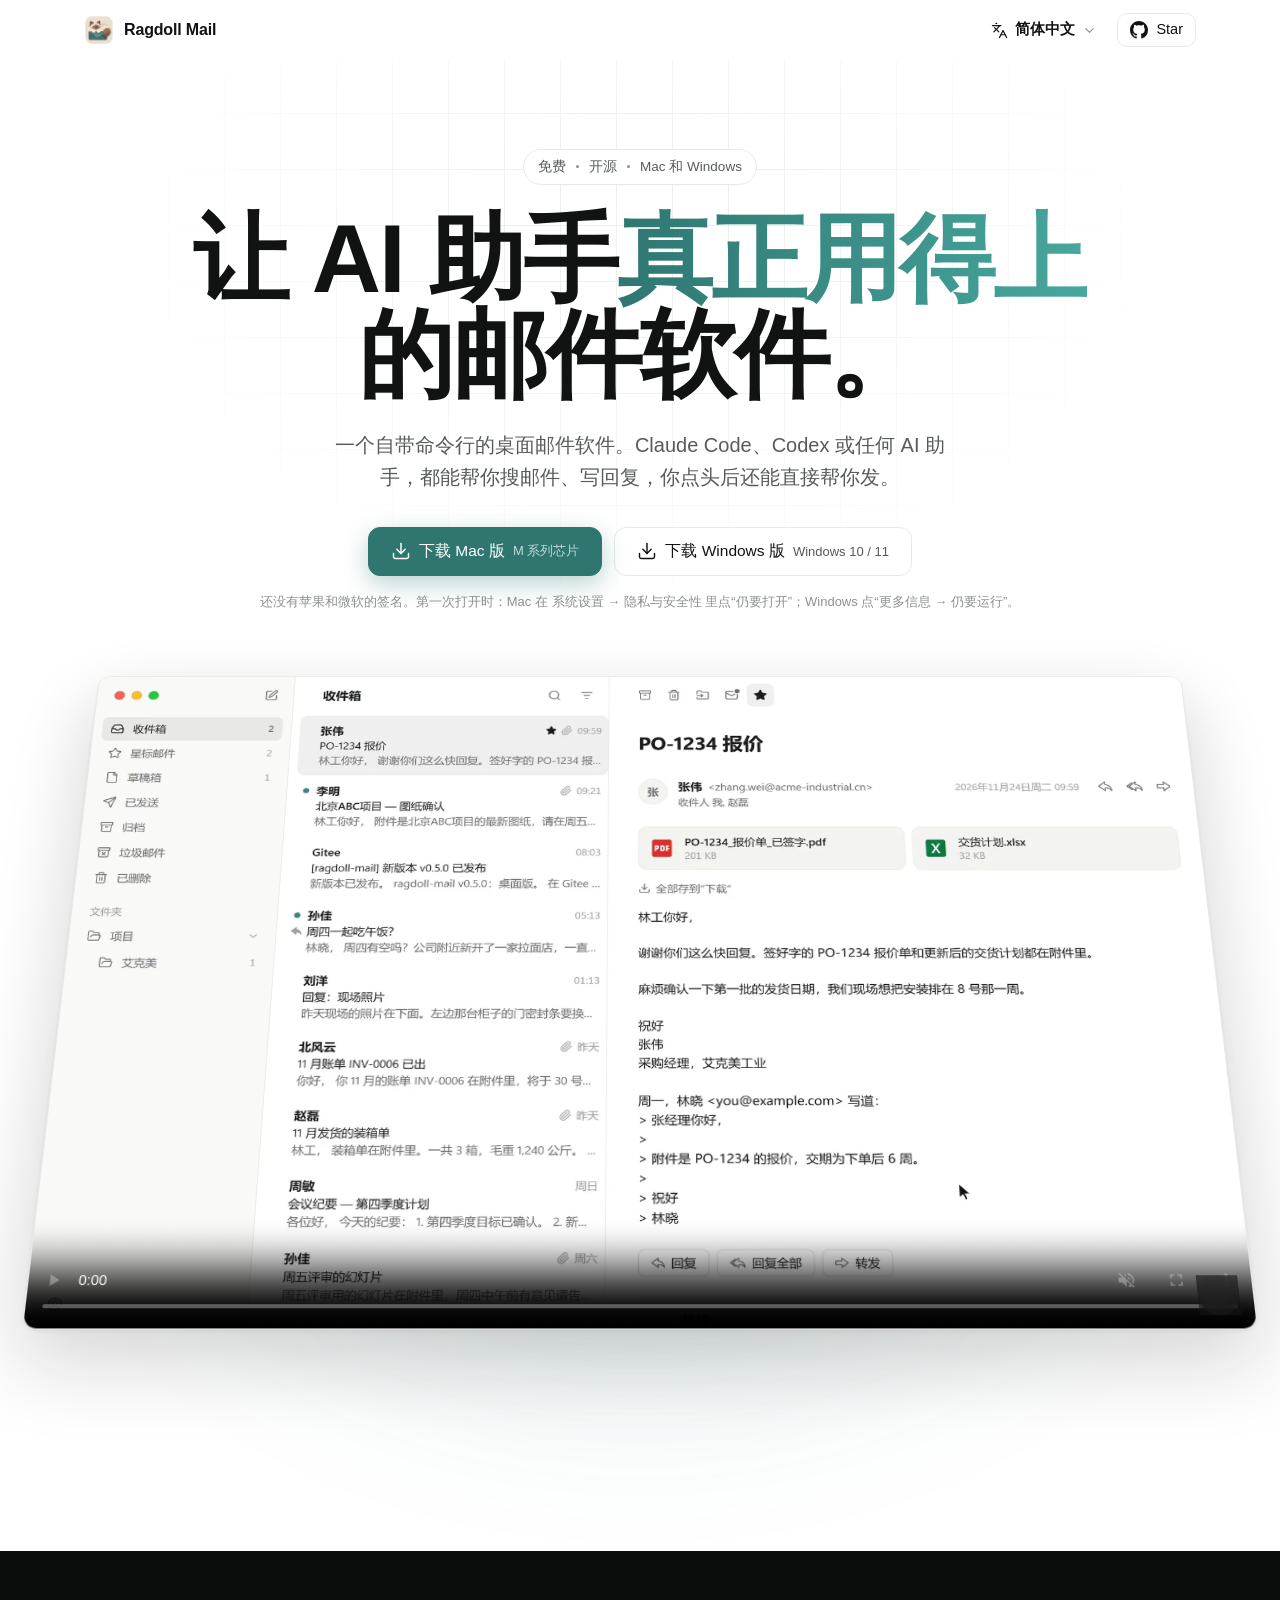
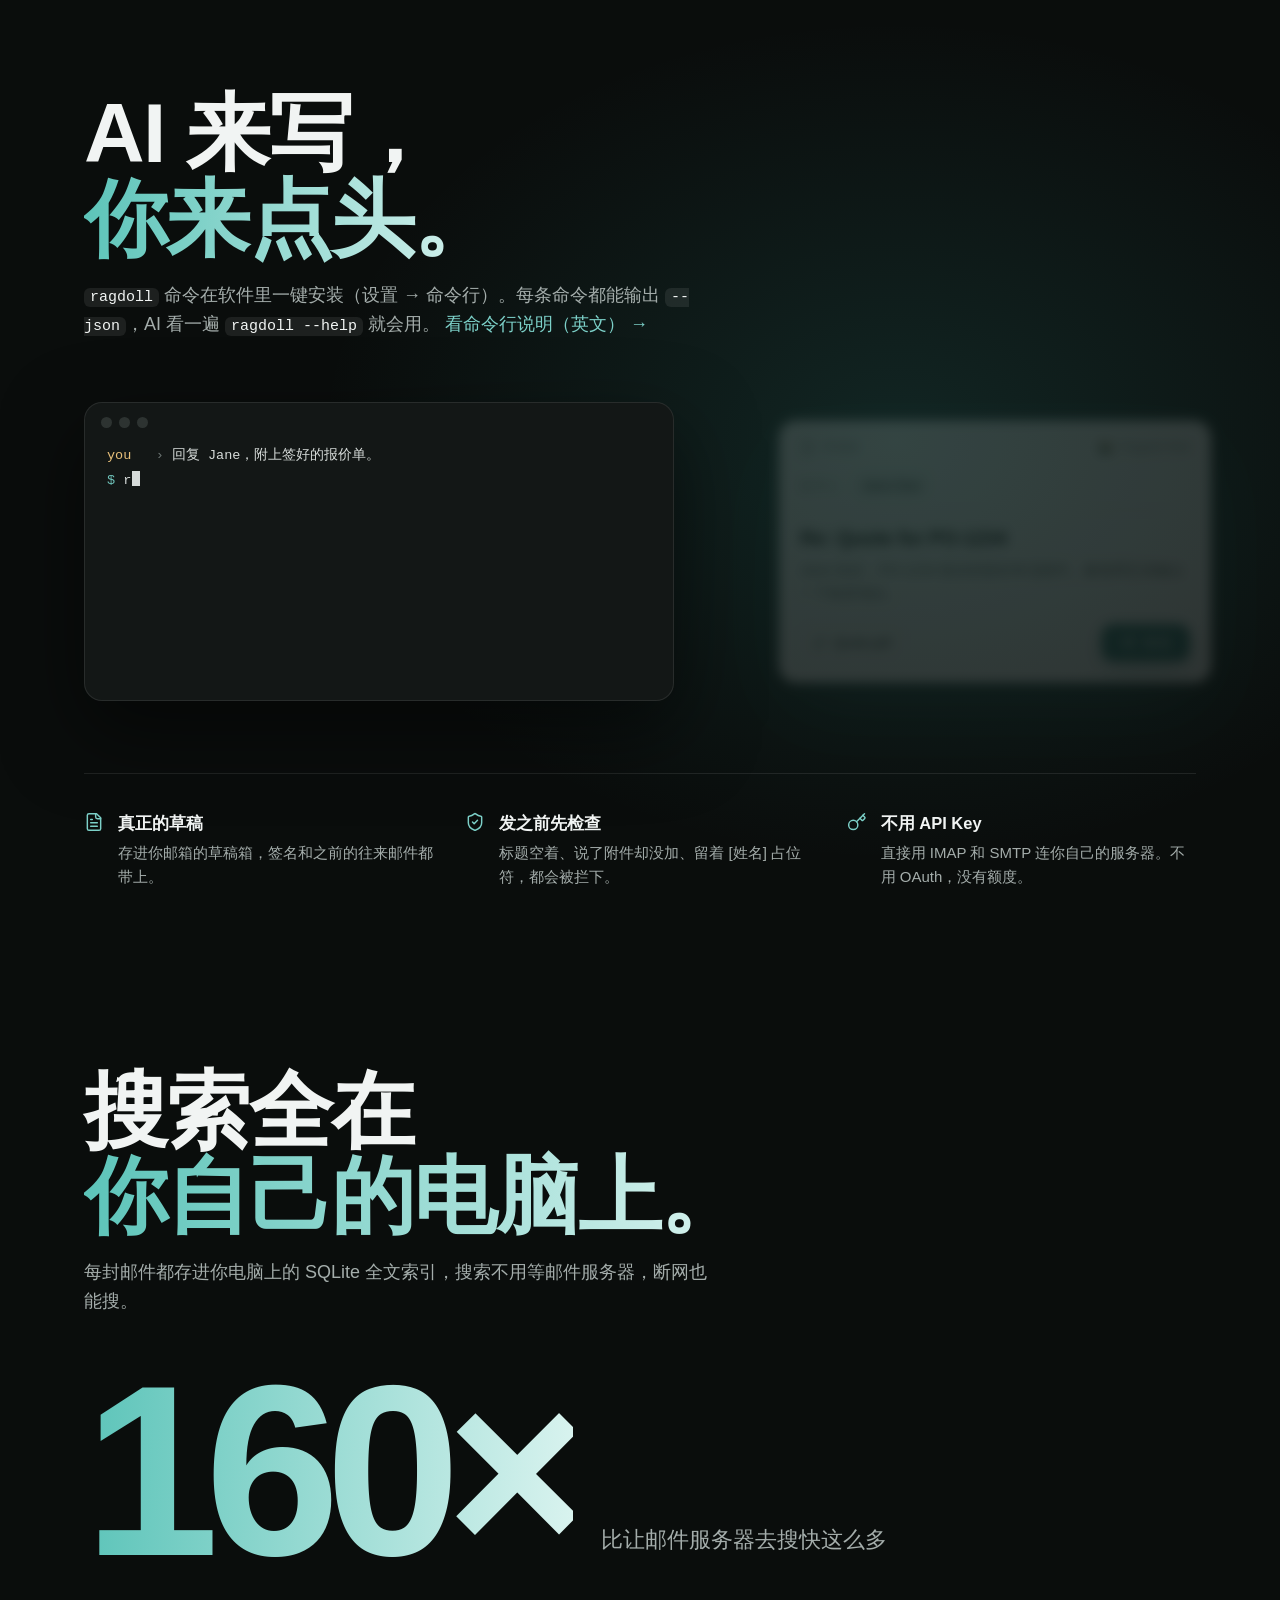
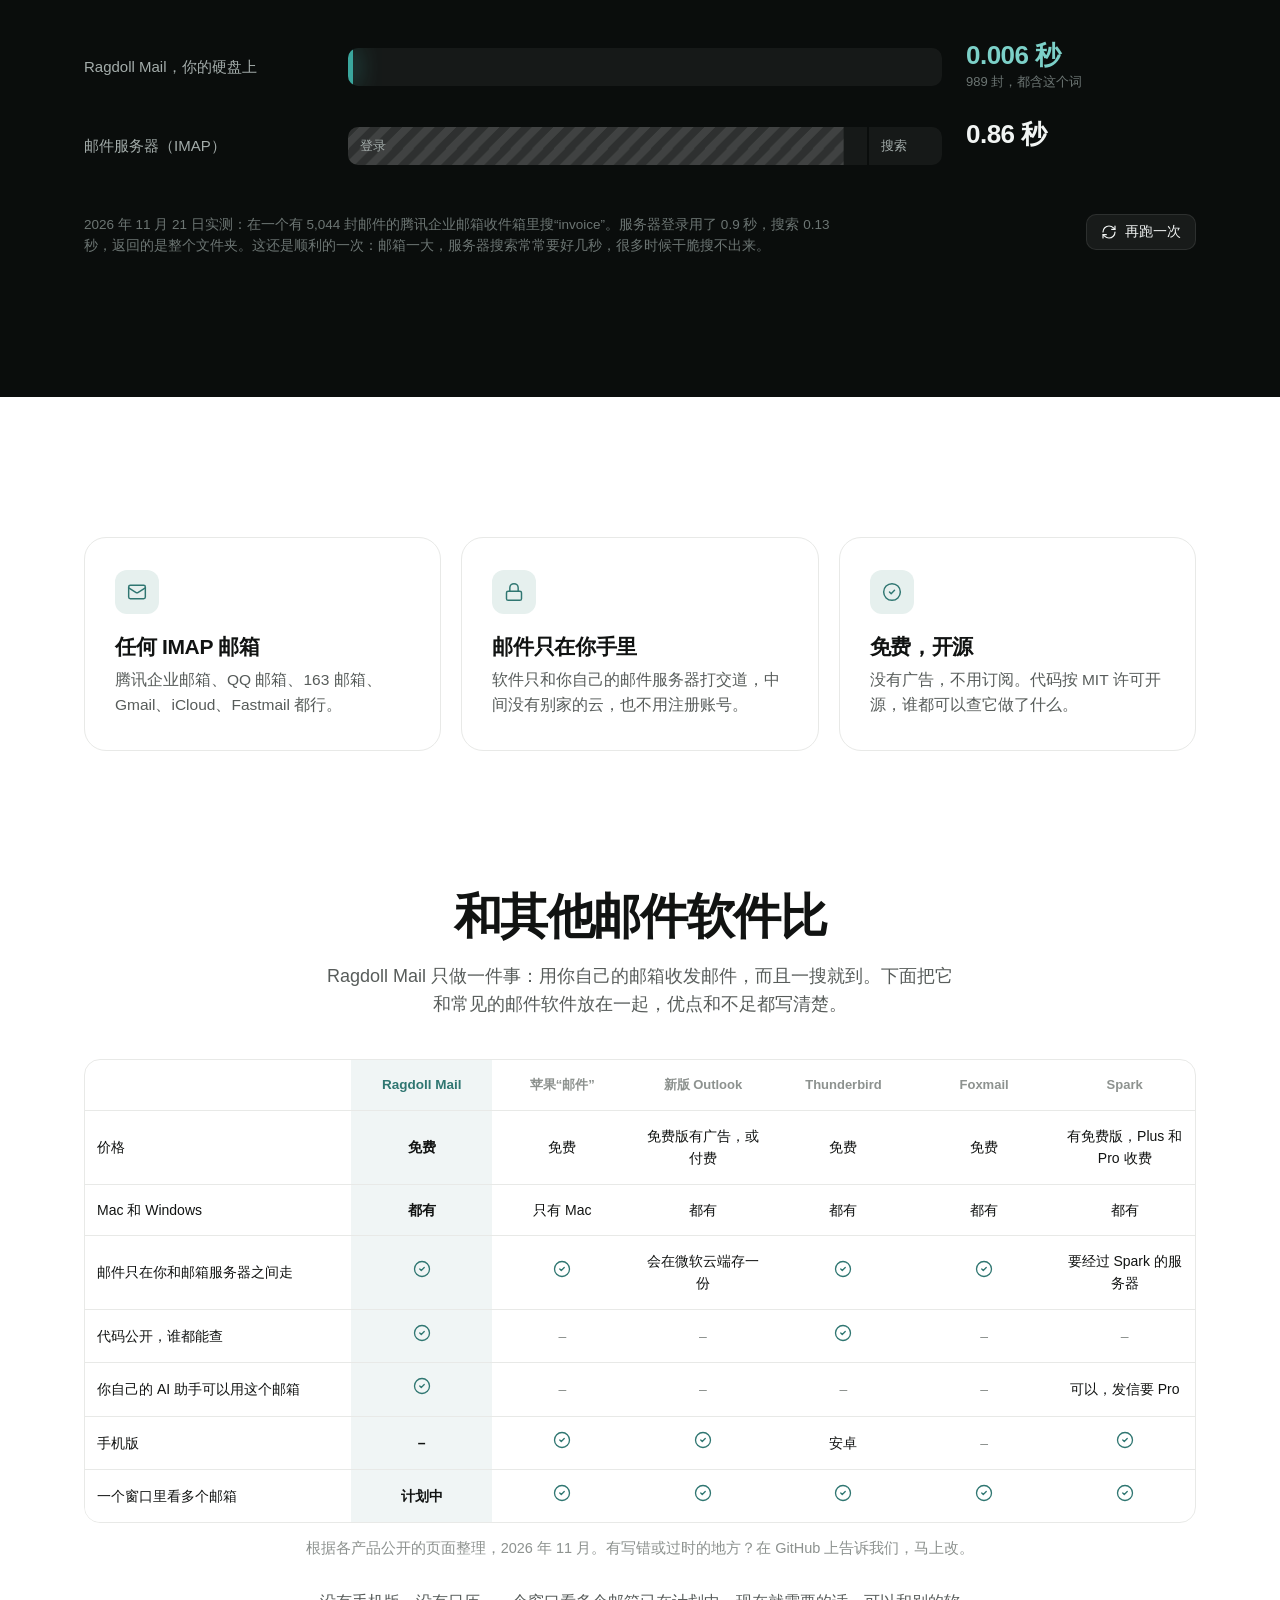
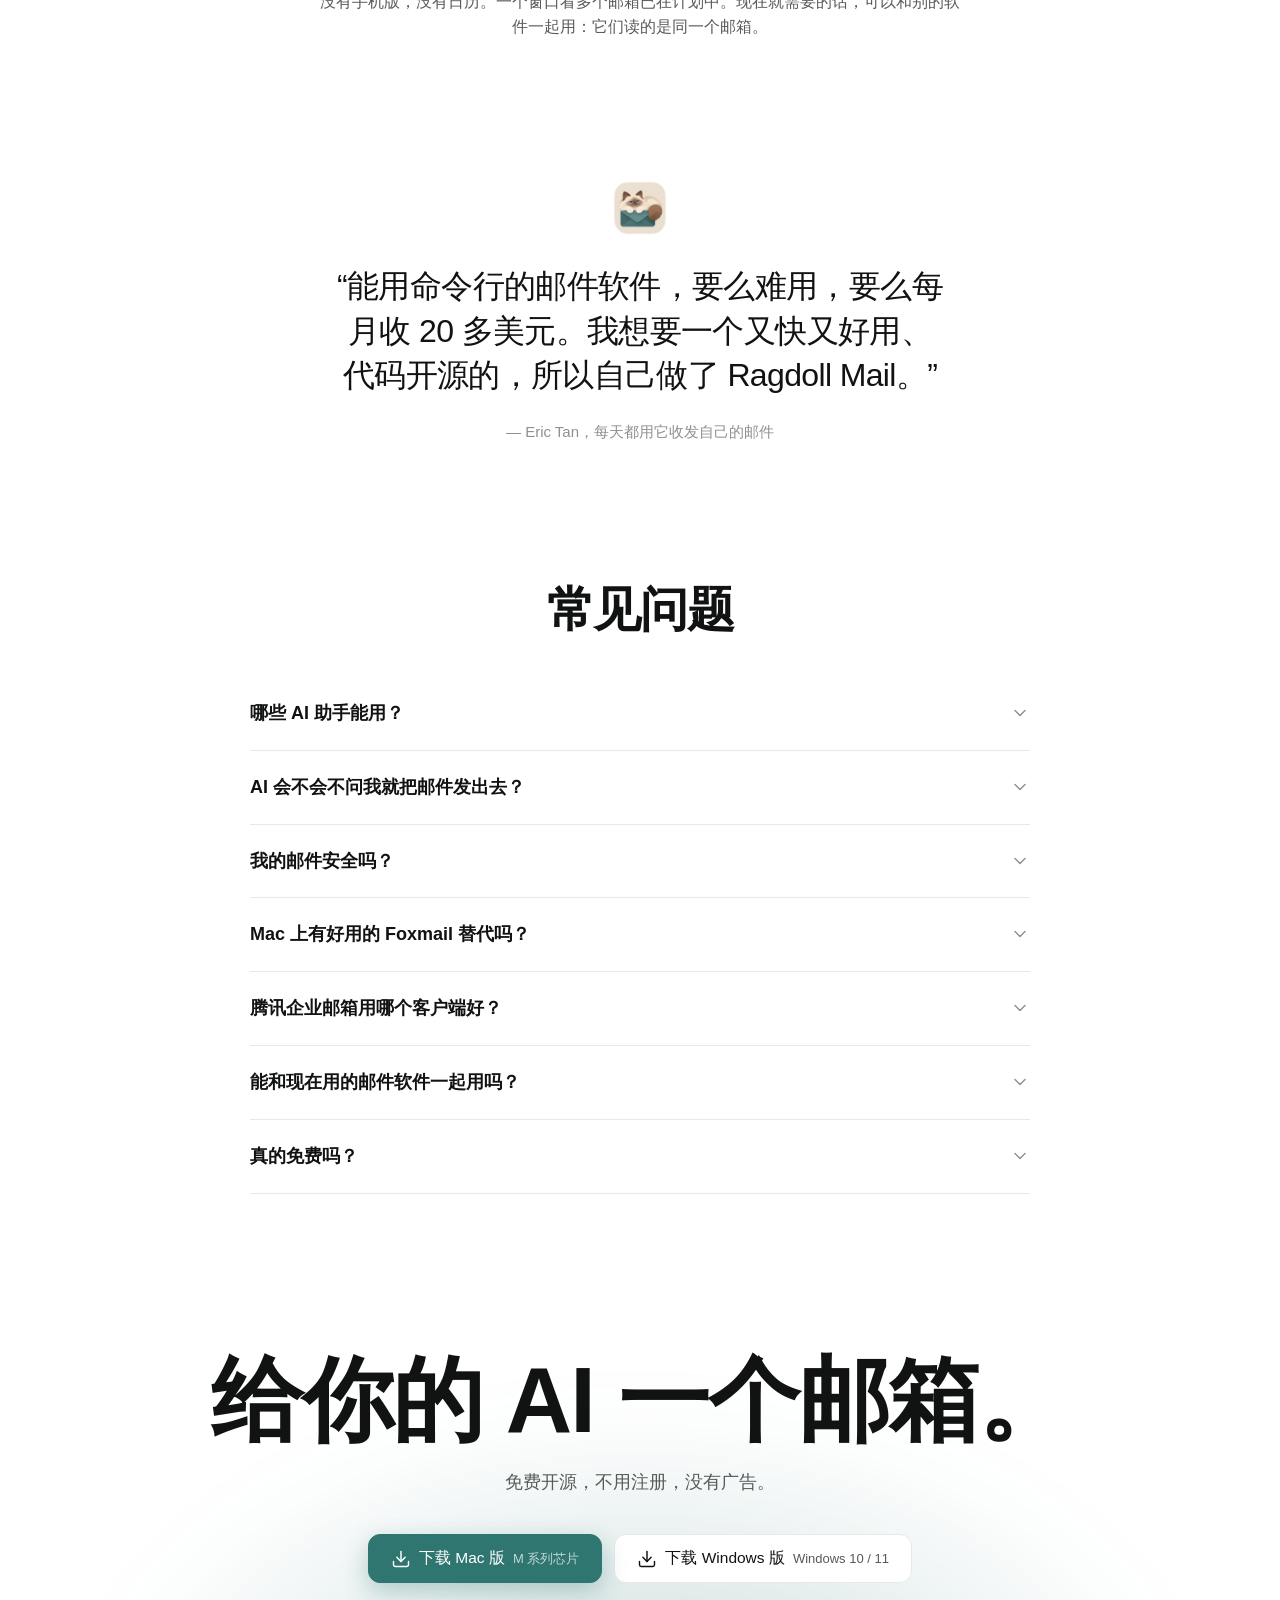
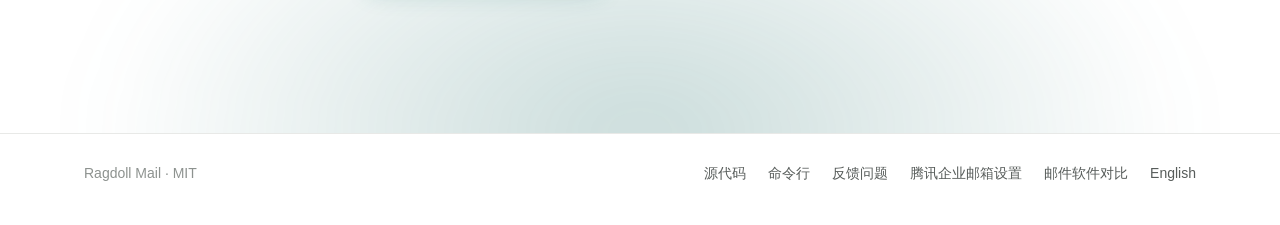
<file: site/zh/index.html>
<!doctype html>
<html lang="zh-Hans">
<head>
<meta charset="utf-8">
<meta name="viewport" content="width=device-width, initial-scale=1">
<title>Ragdoll Mail：AI 助手也能用的免费邮件软件（Mac / Windows）</title>
<meta name="description" content="免费开源的 Mac 和 Windows 邮件软件，自带命令行。Claude Code、Codex 这类 AI 助手可以帮你搜邮件、写回复，你点头后它还能直接帮你发。本地 SQLite 搜索，支持任何 IMAP 邮箱。">
<link rel="canonical" href="https://erict16.github.io/ragdoll-mail/zh/">
<link rel="alternate" hreflang="zh-Hans" href="https://erict16.github.io/ragdoll-mail/zh/">
<link rel="alternate" hreflang="en" href="https://erict16.github.io/ragdoll-mail/">
<link rel="alternate" hreflang="x-default" href="https://erict16.github.io/ragdoll-mail/">
<link rel="icon" href="../img/icon-256.png">
<link rel="apple-touch-icon" href="../img/icon-256.png">
<meta name="theme-color" content="#ffffff" media="(prefers-color-scheme: light)">
<meta name="theme-color" content="#111312" media="(prefers-color-scheme: dark)">
<meta property="og:type" content="website">
<meta property="og:title" content="Ragdoll Mail：AI 助手也能用的免费邮件软件（Mac / Windows）">
<meta property="og:description" content="免费开源的 Mac 和 Windows 邮件软件，自带命令行。Claude Code、Codex 这类 AI 助手可以帮你搜邮件、写回复，你点头后它还能直接帮你发。本地 SQLite 搜索，支持任何 IMAP 邮箱。">
<meta property="og:url" content="https://erict16.github.io/ragdoll-mail/zh/">
<meta property="og:image" content="https://erict16.github.io/ragdoll-mail/img/og-zh.png">
<meta property="og:image:width" content="1200">
<meta property="og:image:height" content="630">
<meta property="og:locale" content="zh_CN">
<meta name="twitter:card" content="summary_large_image">
<script>document.documentElement.classList.add("js")</script>
<link rel="stylesheet" href="../style.css">
<link rel="preload" as="image" href="../media/demo-zh.webp" fetchpriority="high">
<script type="application/ld+json">[{"@context": "https://schema.org", "@type": "SoftwareApplication", "name": "Ragdoll Mail", "operatingSystem": "macOS, Windows", "applicationCategory": "CommunicationApplication", "description": "免费开源的 Mac 和 Windows 邮件软件，自带命令行。Claude Code、Codex 这类 AI 助手可以帮你搜邮件、写回复，你点头后它还能直接帮你发。本地 SQLite 搜索，支持任何 IMAP 邮箱。", "url": "https://erict16.github.io/ragdoll-mail/zh/", "downloadUrl": "https://github.com/erict16/ragdoll-mail/releases/latest", "license": "https://opensource.org/licenses/MIT", "isAccessibleForFree": true, "image": "https://erict16.github.io/ragdoll-mail/img/og.png", "offers": {"@type": "Offer", "price": "0", "priceCurrency": "USD"}}, {"@context": "https://schema.org", "@type": "VideoObject", "name": "40 秒看懂 Ragdoll Mail", "description": "Ragdoll Mail 使用演示：AI 助手在终端里用 ragdoll 命令把回复存进草稿箱，你在软件里看过，说可以，AI 就发出去，在“已发送”里能看到；最后边打字边搜到邮件", "inLanguage": "zh-Hans", "thumbnailUrl": "https://erict16.github.io/ragdoll-mail/media/demo-zh.webp", "contentUrl": "https://erict16.github.io/ragdoll-mail/media/demo-zh.mp4", "uploadDate": "2026-11-24", "duration": "PT41S"}, {"@context": "https://schema.org", "@type": "FAQPage", "mainEntity": [{"@type": "Question", "name": "哪些 AI 助手能用？", "acceptedAnswer": {"@type": "Answer", "text": "能执行终端命令的都可以，比如 Claude Code、Codex、Cursor、Gemini CLI。AI 调用 ragdoll 命令的方式，跟你自己在终端里敲是一样的。"}}, {"@type": "Question", "name": "AI 会不会不问我就把邮件发出去？", "acceptedAnswer": {"@type": "Answer", "text": "不会误发。发送命令必须带上明确的确认才会执行，我们推荐的设置也会让 AI 先问你。你说可以，AI 就用 ragdoll send 帮你发；你也可以在软件里打开草稿，自己点发送。"}}, {"@type": "Question", "name": "我的邮件安全吗？", "acceptedAnswer": {"@type": "Answer", "text": "邮件只存在两个地方：你的电脑，和你自己的邮件服务器。软件不会把任何东西发给我们，我们也没有服务器。"}}, {"@type": "Question", "name": "Mac 上有好用的 Foxmail 替代吗？", "acceptedAnswer": {"@type": "Answer", "text": "Ragdoll Mail 就是一个：支持 Mac（M 系列芯片）和 Windows，能登录 Foxmail 能登录的邮箱（腾讯企业邮箱、QQ 邮箱、163 和任何 IMAP 邮箱），而且搜索秒出结果。"}}, {"@type": "Question", "name": "腾讯企业邮箱用哪个客户端好？", "acceptedAnswer": {"@type": "Answer", "text": "任何支持 IMAP 的软件都能收企业邮箱，但企业邮箱自带的搜索会把整个文件夹都返回。Ragdoll Mail 搜的是自己的本地索引，只返回真正含这些词的邮件。"}}, {"@type": "Question", "name": "能和现在用的邮件软件一起用吗？", "acceptedAnswer": {"@type": "Answer", "text": "能。Ragdoll Mail 读的是同一个邮箱，手机和其他邮件软件照常用。"}}, {"@type": "Question", "name": "真的免费吗？", "acceptedAnswer": {"@type": "Answer", "text": "真的。没有广告，不用订阅，也不用注册。代码按 MIT 许可开源，谁都可以查它做了什么。"}}]}]</script>
</head>
<body class="home">
<header class="top"><div class="wrap">
  <a class="brand" href="../"><img src="../img/icon.webp" alt="" width="30" height="30">Ragdoll Mail</a>
  <nav>
    <details class="lang"><summary><svg class="i" viewBox="0 0 24 24" aria-hidden="true"><path d="m5 8 6 6"/><path d="m4 14 6-6 2-3"/><path d="M2 5h12"/><path d="M7 2h1"/><path d="m22 22-5-10-5 10"/><path d="M14 18h6"/></svg><span>简体中文</span><svg class="i" viewBox="0 0 24 24" aria-hidden="true"><path d="m6 9 6 6 6-6"/></svg></summary><div class="lang-menu"><span aria-current="true">简体中文</span><a href="../" hreflang="en" lang="en">English</a></div></details><a class="gh" href="https://github.com/erict16/ragdoll-mail"><svg class="i gh-mark" viewBox="0 0 16 16" aria-hidden="true"><path d="M8 0c4.42 0 8 3.58 8 8a8.013 8.013 0 0 1-5.45 7.59c-.4.08-.55-.17-.55-.38 0-.27.01-1.13.01-2.2 0-.75-.25-1.23-.54-1.48 1.78-.2 3.65-.88 3.65-3.95 0-.88-.31-1.59-.82-2.15.08-.2.36-1.02-.08-2.12 0 0-.67-.22-2.2.82-.64-.18-1.32-.27-2-.27-.68 0-1.36.09-2 .27-1.53-1.03-2.2-.82-2.2-.82-.44 1.1-.16 1.92-.08 2.12-.51.56-.82 1.28-.82 2.15 0 3.06 1.86 3.75 3.64 3.95-.23.2-.44.55-.51 1.07-.46.21-1.61.55-2.33-.66-.15-.24-.6-.83-1.23-.82-.67.01-.27.38.01.53.34.19.73.9.82 1.13.16.45.68 1.31 2.69.94 0 .67.01 1.3.01 1.49 0 .21-.15.45-.55.38A7.995 7.995 0 0 1 0 8c0-4.42 3.58-8 8-8Z"/></svg><span>Star</span><span class="stars" data-stars hidden><svg class="i" viewBox="0 0 24 24" aria-hidden="true"><path d="M11.525 2.295a.53.53 0 0 1 .95 0l2.31 4.679a2.123 2.123 0 0 0 1.595 1.16l5.166.756a.53.53 0 0 1 .294.904l-3.736 3.638a2.123 2.123 0 0 0-.611 1.878l.882 5.14a.53.53 0 0 1-.771.56l-4.618-2.428a2.122 2.122 0 0 0-1.973 0L6.396 21.01a.53.53 0 0 1-.77-.56l.881-5.139a2.122 2.122 0 0 0-.611-1.879L2.16 9.795a.53.53 0 0 1 .294-.906l5.165-.755a2.122 2.122 0 0 0 1.597-1.16z"/></svg><b></b></span></a>
  </nav>
</div></header>

<main>
<section class="hero">
  <div class="wrap">
    <div class="pill">免费<b></b>开源<b></b>Mac 和 Windows</div>
    <h1>让 AI 助手<em>真正用得上</em>的邮件软件。</h1>
    <p class="lead">一个自带命令行的桌面邮件软件。Claude Code、Codex 或任何 AI 助手，都能帮你搜邮件、写回复，你点头后还能直接帮你发。</p>
    <div class="cta"><a class="btn primary" data-os="mac" href="https://github.com/erict16/ragdoll-mail/releases/latest/download/ragdoll-mail-mac.dmg"><svg class="i" viewBox="0 0 24 24" aria-hidden="true"><path d="M21 15v4a2 2 0 0 1-2 2H5a2 2 0 0 1-2-2v-4"/><polyline points="7 10 12 15 17 10"/><line x1="12" x2="12" y1="15" y2="3"/></svg>下载 Mac 版 <small>M 系列芯片</small></a><a class="btn " data-os="win" href="https://github.com/erict16/ragdoll-mail/releases/latest/download/ragdoll-mail-windows.zip"><svg class="i" viewBox="0 0 24 24" aria-hidden="true"><path d="M21 15v4a2 2 0 0 1-2 2H5a2 2 0 0 1-2-2v-4"/><polyline points="7 10 12 15 17 10"/><line x1="12" x2="12" y1="15" y2="3"/></svg>下载 Windows 版 <small>Windows 10 / 11</small></a></div>
    <p class="first-open">还没有苹果和微软的签名。第一次打开时：Mac 在 系统设置 → 隐私与安全性 里点“仍要打开”；Windows 点“更多信息 → 仍要运行”。</p>
  </div>
  <div class="shot"><div class="glow" aria-hidden="true"></div><div class="tilt">
    <video class="demo" data-src="../media/demo-zh.mp4" poster="../media/demo-zh.webp" width="1920" height="1200"
      muted loop playsinline preload="none" aria-label="Ragdoll Mail 使用演示：AI 助手在终端里用 ragdoll 命令把回复存进草稿箱，你在软件里看过，说可以，AI 就发出去，在“已发送”里能看到；最后边打字边搜到邮件"></video>
    <button class="sound" type="button" aria-pressed="false" data-on="打开声音" data-off="关闭声音" aria-label="打开声音"><svg class="i" viewBox="0 0 24 24" aria-hidden="true"><path d="M11 4.702a.705.705 0 0 0-1.203-.498L6.413 7.587A1.4 1.4 0 0 1 5.416 8H3a1 1 0 0 0-1 1v6a1 1 0 0 0 1 1h2.416a1.4 1.4 0 0 1 .997.413l3.383 3.384A.705.705 0 0 0 11 19.298z"/><line x1="22" x2="16" y1="9" y2="15"/><line x1="16" x2="22" y1="9" y2="15"/></svg><svg class="i" viewBox="0 0 24 24" aria-hidden="true"><path d="M11 4.702a.705.705 0 0 0-1.203-.498L6.413 7.587A1.4 1.4 0 0 1 5.416 8H3a1 1 0 0 0-1 1v6a1 1 0 0 0 1 1h2.416a1.4 1.4 0 0 1 .997.413l3.383 3.384A.705.705 0 0 0 11 19.298z"/><path d="M16 9a5 5 0 0 1 0 6"/><path d="M19.364 18.364a9 9 0 0 0 0-12.728"/></svg></button>
  </div></div>
</section>

<div class="stage">
  <section id="agent"><div class="wrap">
    <h2 class="big reveal">AI 来写，<br><em>你来点头。</em></h2>
    <p class="sub reveal"><code>ragdoll</code> 命令在软件里一键安装（设置 → 命令行）。每条命令都能输出 <code>--json</code>，AI 看一遍 <code>ragdoll --help</code> 就会用。 <a class="more" href="https://github.com/erict16/ragdoll-mail/blob/main/docs/command-line.md">看命令行说明（英文） →</a></p>
    <div class="duo reveal">
      <div class="term-win"><div class="term-bar"><b></b><b></b><b></b></div><div class="term"><span class="ln say"><span class="y">you  </span> <span class="c">›</span> <span class="tx" data-t="回复 Jane，附上签好的报价单。">回复 Jane，附上签好的报价单。</span></span><span class="ln"><span class="p">$</span> <span class="tx" data-t="ragdoll search jane quote --json">ragdoll search jane quote --json</span></span><span class="ln"><span class="p">$</span> <span class="tx" data-t="ragdoll draft --reply inbox:312 --body reply.html --attach Quote.pdf">ragdoll draft --reply inbox:312 --body reply.html --attach Quote.pdf</span></span><span class="ln"><span class="p">$</span> <span class="tx" data-t="ragdoll check drafts:14 --reply">ragdoll check drafts:14 --reply</span></span><span class="ln">  <span class="ok">CHECK OK</span></span><span class="ln land"><span class="p">$</span> <span class="tx" data-t="ragdoll open drafts:14">ragdoll open drafts:14</span></span><span class="ln say"><span class="y">agent</span> <span class="c">›</span> 草稿已经在 Ragdoll Mail 里打开了，要发吗？</span><span class="ln say"><span class="y">you  </span> <span class="c">›</span> <span class="tx" data-t="发吧。">发吧。</span></span><span class="ln"><span class="p">$</span> <span class="tx" data-t="ragdoll send drafts:14 --yes">ragdoll send drafts:14 --yes</span></span></div></div>
      <div class="link" aria-hidden="true"><i></i></div>
      <div class="draft"><div class="draft-top"><span><svg class="i" viewBox="0 0 24 24" aria-hidden="true"><path d="M15 2H6a2 2 0 0 0-2 2v16a2 2 0 0 0 2 2h12a2 2 0 0 0 2-2V7Z"/><path d="M14 2v4a2 2 0 0 0 2 2h4"/><path d="M10 9H8"/><path d="M16 13H8"/><path d="M16 17H8"/></svg>草稿箱</span><span><img src="../img/icon.webp" alt="" width="18" height="18" loading="lazy">Ragdoll Mail</span></div><div class="draft-to"><span>收件人</span><b>Jane Doe</b></div><div class="draft-subj">Re: Quote for PO-1234</div><p>Jane 你好，PO-1234 签好的报价单见附件。麻烦周五前确认一下收货地址。</p><div class="draft-foot"><span class="att"><svg class="i" viewBox="0 0 24 24" aria-hidden="true"><path d="m21.44 11.05-9.19 9.19a6 6 0 0 1-8.49-8.49l8.57-8.57A4 4 0 1 1 18 8.84l-8.59 8.57a2 2 0 0 1-2.83-2.83l8.49-8.48"/></svg>Quote.pdf</span><span class="btn primary"><svg class="i" viewBox="0 0 24 24" aria-hidden="true"><path d="M14.536 21.686a.5.5 0 0 0 .937-.024l6.5-19a.496.496 0 0 0-.635-.635l-19 6.5a.5.5 0 0 0-.024.937l7.93 3.18a2 2 0 0 1 1.112 1.11z"/><path d="m21.854 2.147-10.94 10.939"/></svg>发送</span></div></div>
    </div>
    <ul class="pts reveal"><li><span class="ic"><svg class="i" viewBox="0 0 24 24" aria-hidden="true"><path d="M15 2H6a2 2 0 0 0-2 2v16a2 2 0 0 0 2 2h12a2 2 0 0 0 2-2V7Z"/><path d="M14 2v4a2 2 0 0 0 2 2h4"/><path d="M10 9H8"/><path d="M16 13H8"/><path d="M16 17H8"/></svg></span><b>真正的草稿</b><span>存进你邮箱的草稿箱，签名和之前的往来邮件都带上。</span></li><li><span class="ic"><svg class="i" viewBox="0 0 24 24" aria-hidden="true"><path d="M20 13c0 5-3.5 7.5-7.66 8.95a1 1 0 0 1-.67-.01C7.5 20.5 4 18 4 13V6a1 1 0 0 1 1-1c2 0 4.5-1.2 6.24-2.72a1.17 1.17 0 0 1 1.52 0C14.51 3.81 17 5 19 5a1 1 0 0 1 1 1z"/><path d="m9 12 2 2 4-4"/></svg></span><b>发之前先检查</b><span>标题空着、说了附件却没加、留着 [姓名] 占位符，都会被拦下。</span></li><li><span class="ic"><svg class="i" viewBox="0 0 24 24" aria-hidden="true"><path d="m15.5 7.5 2.3 2.3a1 1 0 0 0 1.4 0l2.1-2.1a1 1 0 0 0 0-1.4L19 4"/><path d="m21 2-9.6 9.6"/><circle cx="7.5" cy="15.5" r="5.5"/></svg></span><b>不用 API Key</b><span>直接用 IMAP 和 SMTP 连你自己的服务器。不用 OAuth，没有额度。</span></li></ul>
  </div></section>

  <section id="speed"><div class="wrap">
    <h2 class="big reveal">搜索全在<br><em>你自己的电脑上。</em></h2>
    <p class="sub reveal">每封邮件都存进你电脑上的 SQLite 全文索引，搜索不用等邮件服务器，断网也能搜。</p>
    <div class="mega reveal"><b data-n="160">160×</b><span>比让邮件服务器去搜快这么多</span></div>
    <div class="race" data-ours="0.0063" data-srv="1.03" data-split="0.9" data-unit=" 秒"><div class="race-row ours"><div class="race-name">Ragdoll Mail，你的硬盘上</div><div class="race-track"><span class="slot" style="--w:0.80%"><i class="seg"></i></span></div><div class="race-val"><b data-f="0.006 秒">0.006 秒</b><span>989 封，都含这个词</span></div></div><div class="race-row"><div class="race-name">邮件服务器（IMAP）</div><div class="race-track"><span class="slot wait" style="--w:87.38%"><i class="seg"></i><em>登录</em></span><span class="slot" style="--w:12.62%"><i class="seg"></i><em>搜索</em></span></div><div class="race-val"><b data-f="1.03 秒">1.03 秒</b><span>5,044 封，也就是整个文件夹</span></div></div><div class="race-foot"><p>2026 年 11 月 21 日实测：在一个有 5,044 封邮件的腾讯企业邮箱收件箱里搜“invoice”。服务器登录用了 0.9 秒，搜索 0.13 秒，返回的是整个文件夹。这还是顺利的一次：邮箱一大，服务器搜索常常要好几秒，很多时候干脆搜不出来。</p><button type="button" class="rerun"><svg class="i" viewBox="0 0 24 24" aria-hidden="true"><path d="M3 12a9 9 0 0 1 9-9 9.75 9.75 0 0 1 6.74 2.74L21 8"/><path d="M21 3v5h-5"/><path d="M21 12a9 9 0 0 1-9 9 9.75 9.75 0 0 1-6.74-2.74L3 16"/><path d="M8 16H3v5"/></svg>再跑一次</button></div></div>
  </div></section>
</div>

<section class="facts-wrap"><div class="wrap">
  <div class="facts"><div class="fact reveal"><span class="ic"><svg class="i" viewBox="0 0 24 24" aria-hidden="true"><rect width="20" height="16" x="2" y="4" rx="2"/><path d="m22 7-8.97 5.7a1.94 1.94 0 0 1-2.06 0L2 7"/></svg></span><h3>任何 IMAP 邮箱</h3><p>腾讯企业邮箱、QQ 邮箱、163 邮箱、Gmail、iCloud、Fastmail 都行。</p></div><div class="fact reveal"><span class="ic"><svg class="i" viewBox="0 0 24 24" aria-hidden="true"><rect width="18" height="11" x="3" y="11" rx="2" ry="2"/><path d="M7 11V7a5 5 0 0 1 10 0v4"/></svg></span><h3>邮件只在你手里</h3><p>软件只和你自己的邮件服务器打交道，中间没有别家的云，也不用注册账号。</p></div><div class="fact reveal"><span class="ic"><svg class="i" viewBox="0 0 24 24" aria-hidden="true"><circle cx="12" cy="12" r="10"/><path d="m9 12 2 2 4-4"/></svg></span><h3>免费，开源</h3><p>没有广告，不用订阅。代码按 MIT 许可开源，谁都可以查它做了什么。</p></div></div>
</div></section>

<section id="compare"><div class="wrap">
  <h2 class="center reveal">和其他邮件软件比</h2>
  <p class="sub center reveal">Ragdoll Mail 只做一件事：用你自己的邮箱收发邮件，而且一搜就到。下面把它和常见的邮件软件放在一起，优点和不足都写清楚。</p>
  <div class="table cmp reveal"><table><thead><tr><th></th><th>Ragdoll Mail</th><th>苹果“邮件”</th><th>新版 Outlook</th><th>Thunderbird</th><th>Foxmail</th><th>Spark</th></tr></thead><tbody><tr><th>价格</th><td>免费</td><td>免费</td><td>免费版有广告，或付费</td><td>免费</td><td>免费</td><td>有免费版，Plus 和 Pro 收费</td></tr><tr><th>Mac 和 Windows</th><td>都有</td><td>只有 Mac</td><td>都有</td><td>都有</td><td>都有</td><td>都有</td></tr><tr><th>邮件只在你和邮箱服务器之间走</th><td class="y"><svg class="i" viewBox="0 0 24 24" aria-hidden="true"><circle cx="12" cy="12" r="10"/><path d="m9 12 2 2 4-4"/></svg><span class="vh">是</span></td><td class="y"><svg class="i" viewBox="0 0 24 24" aria-hidden="true"><circle cx="12" cy="12" r="10"/><path d="m9 12 2 2 4-4"/></svg><span class="vh">是</span></td><td>会在微软云端存一份</td><td class="y"><svg class="i" viewBox="0 0 24 24" aria-hidden="true"><circle cx="12" cy="12" r="10"/><path d="m9 12 2 2 4-4"/></svg><span class="vh">是</span></td><td class="y"><svg class="i" viewBox="0 0 24 24" aria-hidden="true"><circle cx="12" cy="12" r="10"/><path d="m9 12 2 2 4-4"/></svg><span class="vh">是</span></td><td>要经过 Spark 的服务器</td></tr><tr><th>代码公开，谁都能查</th><td class="y"><svg class="i" viewBox="0 0 24 24" aria-hidden="true"><circle cx="12" cy="12" r="10"/><path d="m9 12 2 2 4-4"/></svg><span class="vh">是</span></td><td class="n"><span aria-hidden="true">–</span><span class="vh">否</span></td><td class="n"><span aria-hidden="true">–</span><span class="vh">否</span></td><td class="y"><svg class="i" viewBox="0 0 24 24" aria-hidden="true"><circle cx="12" cy="12" r="10"/><path d="m9 12 2 2 4-4"/></svg><span class="vh">是</span></td><td class="n"><span aria-hidden="true">–</span><span class="vh">否</span></td><td class="n"><span aria-hidden="true">–</span><span class="vh">否</span></td></tr><tr><th>你自己的 AI 助手可以用这个邮箱</th><td class="y"><svg class="i" viewBox="0 0 24 24" aria-hidden="true"><circle cx="12" cy="12" r="10"/><path d="m9 12 2 2 4-4"/></svg><span class="vh">是</span></td><td class="n"><span aria-hidden="true">–</span><span class="vh">否</span></td><td class="n"><span aria-hidden="true">–</span><span class="vh">否</span></td><td class="n"><span aria-hidden="true">–</span><span class="vh">否</span></td><td class="n"><span aria-hidden="true">–</span><span class="vh">否</span></td><td>可以，发信要 Pro</td></tr><tr><th>手机版</th><td class="n"><span aria-hidden="true">–</span><span class="vh">没有</span></td><td class="y"><svg class="i" viewBox="0 0 24 24" aria-hidden="true"><circle cx="12" cy="12" r="10"/><path d="m9 12 2 2 4-4"/></svg><span class="vh">有</span></td><td class="y"><svg class="i" viewBox="0 0 24 24" aria-hidden="true"><circle cx="12" cy="12" r="10"/><path d="m9 12 2 2 4-4"/></svg><span class="vh">有</span></td><td>安卓</td><td class="n"><span aria-hidden="true">–</span><span class="vh">没有</span></td><td class="y"><svg class="i" viewBox="0 0 24 24" aria-hidden="true"><circle cx="12" cy="12" r="10"/><path d="m9 12 2 2 4-4"/></svg><span class="vh">有</span></td></tr><tr><th>一个窗口里看多个邮箱</th><td>计划中</td><td class="y"><svg class="i" viewBox="0 0 24 24" aria-hidden="true"><circle cx="12" cy="12" r="10"/><path d="m9 12 2 2 4-4"/></svg><span class="vh">可以</span></td><td class="y"><svg class="i" viewBox="0 0 24 24" aria-hidden="true"><circle cx="12" cy="12" r="10"/><path d="m9 12 2 2 4-4"/></svg><span class="vh">可以</span></td><td class="y"><svg class="i" viewBox="0 0 24 24" aria-hidden="true"><circle cx="12" cy="12" r="10"/><path d="m9 12 2 2 4-4"/></svg><span class="vh">可以</span></td><td class="y"><svg class="i" viewBox="0 0 24 24" aria-hidden="true"><circle cx="12" cy="12" r="10"/><path d="m9 12 2 2 4-4"/></svg><span class="vh">可以</span></td><td class="y"><svg class="i" viewBox="0 0 24 24" aria-hidden="true"><circle cx="12" cy="12" r="10"/><path d="m9 12 2 2 4-4"/></svg><span class="vh">可以</span></td></tr></tbody></table></div>
  <p class="note center">根据各产品公开的页面整理，2026 年 11 月。有写错或过时的地方？在 GitHub 上告诉我们，马上改。</p>
  <p class="sub center gaps reveal">没有手机版，没有日历。一个窗口看多个邮箱已在计划中。现在就需要的话，可以和别的软件一起用：它们读的是同一个邮箱。</p>
</div></section>

<section class="quote"><div class="wrap reveal">
  <img src="../img/icon.webp" alt="" width="56" height="56" loading="lazy">
  <blockquote>能用命令行的邮件软件，要么难用，要么每月收 20 多美元。我想要一个又快又好用、代码开源的，所以自己做了 Ragdoll Mail。</blockquote>
  <p class="sign">Eric Tan，每天都用它收发自己的邮件</p>
</div></section>

<section id="questions"><div class="wrap">
  <h2 class="center reveal">常见问题</h2>
  <div class="faq">
    <details><summary>哪些 AI 助手能用？<svg class="i" viewBox="0 0 24 24" aria-hidden="true"><path d="m6 9 6 6 6-6"/></svg></summary><p>能执行终端命令的都可以，比如 Claude Code、Codex、Cursor、Gemini CLI。AI 调用 ragdoll 命令的方式，跟你自己在终端里敲是一样的。</p></details><details><summary>AI 会不会不问我就把邮件发出去？<svg class="i" viewBox="0 0 24 24" aria-hidden="true"><path d="m6 9 6 6 6-6"/></svg></summary><p>不会误发。发送命令必须带上明确的确认才会执行，我们推荐的设置也会让 AI 先问你。你说可以，AI 就用 ragdoll send 帮你发；你也可以在软件里打开草稿，自己点发送。</p></details><details><summary>我的邮件安全吗？<svg class="i" viewBox="0 0 24 24" aria-hidden="true"><path d="m6 9 6 6 6-6"/></svg></summary><p>邮件只存在两个地方：你的电脑，和你自己的邮件服务器。软件不会把任何东西发给我们，我们也没有服务器。</p></details><details><summary>Mac 上有好用的 Foxmail 替代吗？<svg class="i" viewBox="0 0 24 24" aria-hidden="true"><path d="m6 9 6 6 6-6"/></svg></summary><p>Ragdoll Mail 就是一个：支持 Mac（M 系列芯片）和 Windows，能登录 Foxmail 能登录的邮箱（腾讯企业邮箱、QQ 邮箱、163 和任何 IMAP 邮箱），而且搜索秒出结果。</p></details><details><summary>腾讯企业邮箱用哪个客户端好？<svg class="i" viewBox="0 0 24 24" aria-hidden="true"><path d="m6 9 6 6 6-6"/></svg></summary><p>任何支持 IMAP 的软件都能收企业邮箱，但企业邮箱自带的搜索会把整个文件夹都返回。Ragdoll Mail 搜的是自己的本地索引，只返回真正含这些词的邮件。</p></details><details><summary>能和现在用的邮件软件一起用吗？<svg class="i" viewBox="0 0 24 24" aria-hidden="true"><path d="m6 9 6 6 6-6"/></svg></summary><p>能。Ragdoll Mail 读的是同一个邮箱，手机和其他邮件软件照常用。</p></details><details><summary>真的免费吗？<svg class="i" viewBox="0 0 24 24" aria-hidden="true"><path d="m6 9 6 6 6-6"/></svg></summary><p>真的。没有广告，不用订阅，也不用注册。代码按 MIT 许可开源，谁都可以查它做了什么。</p></details>
  </div>
</div></section>

<section class="finale"><div class="wrap reveal">
  <h2>给你的 AI 一个邮箱。</h2>
  <p class="sub">免费开源，不用注册，没有广告。</p>
  <div class="cta"><a class="btn primary" data-os="mac" href="https://github.com/erict16/ragdoll-mail/releases/latest/download/ragdoll-mail-mac.dmg"><svg class="i" viewBox="0 0 24 24" aria-hidden="true"><path d="M21 15v4a2 2 0 0 1-2 2H5a2 2 0 0 1-2-2v-4"/><polyline points="7 10 12 15 17 10"/><line x1="12" x2="12" y1="15" y2="3"/></svg>下载 Mac 版 <small>M 系列芯片</small></a><a class="btn " data-os="win" href="https://github.com/erict16/ragdoll-mail/releases/latest/download/ragdoll-mail-windows.zip"><svg class="i" viewBox="0 0 24 24" aria-hidden="true"><path d="M21 15v4a2 2 0 0 1-2 2H5a2 2 0 0 1-2-2v-4"/><polyline points="7 10 12 15 17 10"/><line x1="12" x2="12" y1="15" y2="3"/></svg>下载 Windows 版 <small>Windows 10 / 11</small></a></div>
</div></section>
</main>

<footer><div class="wrap">
  <span class="grow">Ragdoll Mail · MIT</span>
  <a href="https://github.com/erict16/ragdoll-mail">源代码</a>
  <a href="https://github.com/erict16/ragdoll-mail/blob/main/docs/command-line.md">命令行</a>
  <a href="https://github.com/erict16/ragdoll-mail/issues">反馈问题</a>
  <a href="exmail/">腾讯企业邮箱设置</a>
  <a href="#compare">邮件软件对比</a>
  <a href="../" hreflang="en">English</a>
</div></footer>
<script src="../main.js" defer></script>
</body>
</html>
</file>
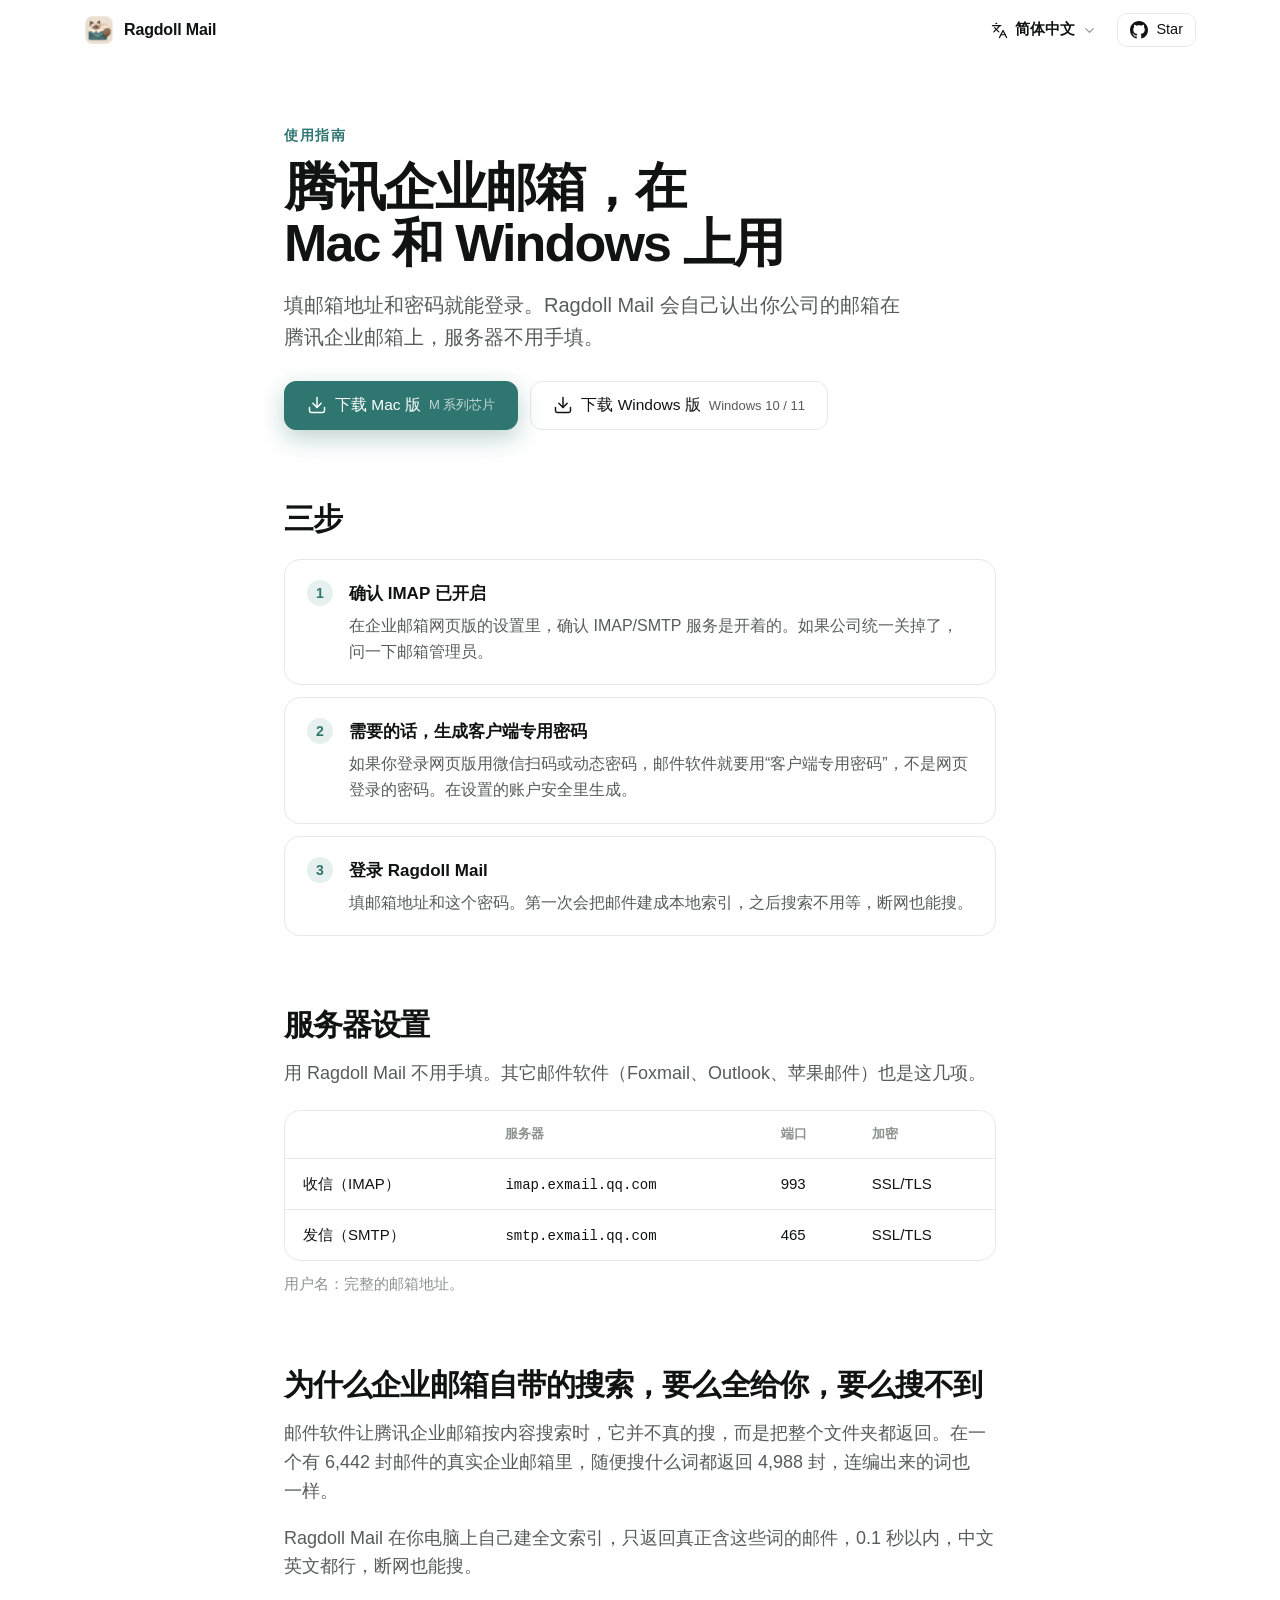
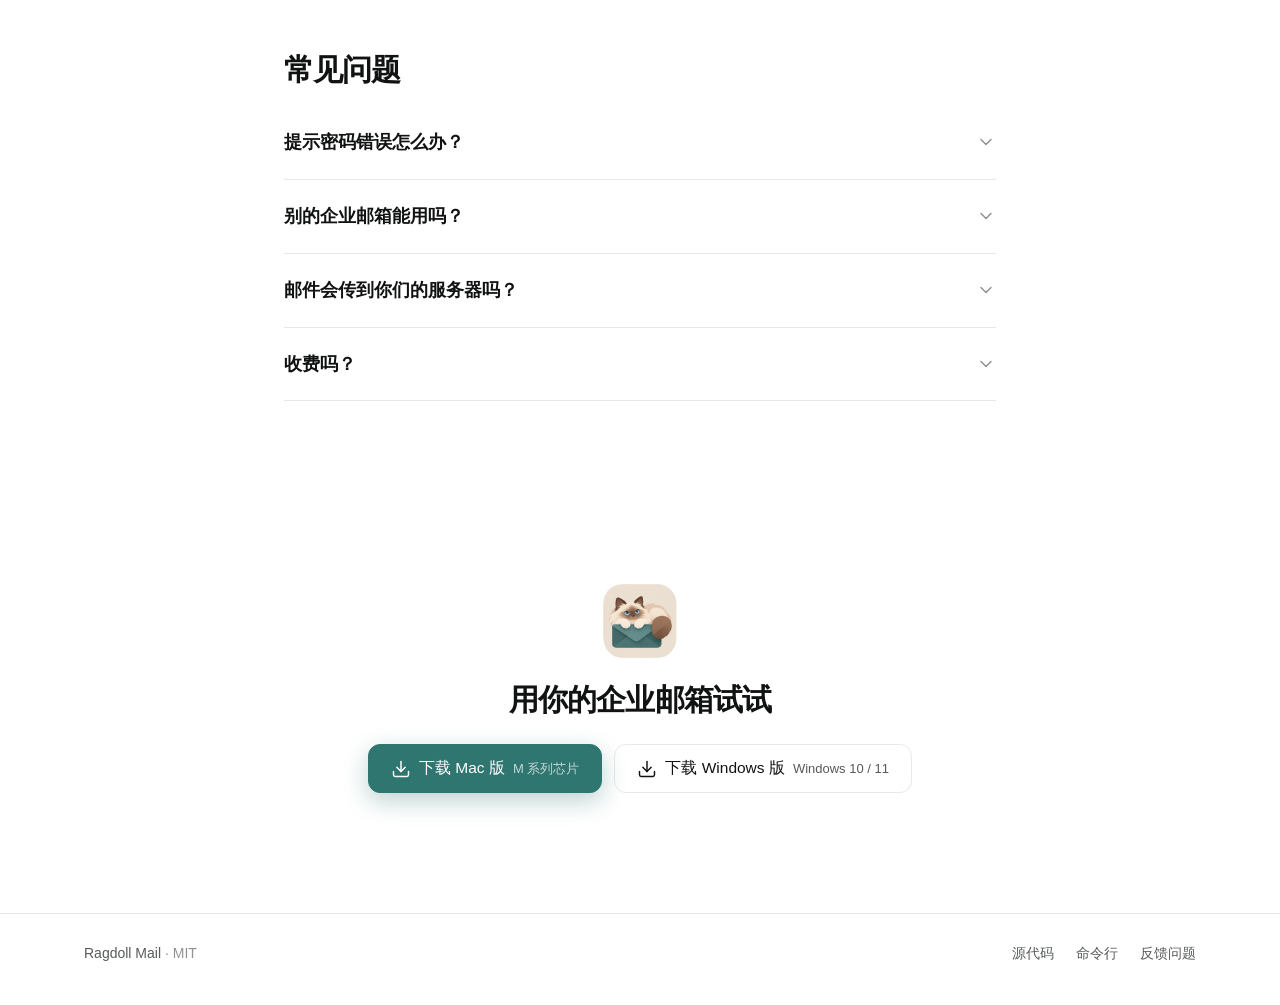
<file: site/zh/exmail/index.html>
<!doctype html>
<html lang="zh-Hans">
<head>
<meta charset="utf-8">
<meta name="viewport" content="width=device-width, initial-scale=1">
<title>腾讯企业邮箱 Mac / Windows 客户端设置：IMAP 服务器、专用密码、搜索</title>
<meta name="description" content="在 Mac 和 Windows 上用腾讯企业邮箱：收信 imap.exmail.qq.com:993，发信 smtp.exmail.qq.com:465，客户端专用密码怎么用，以及企业邮箱自带搜索为什么搜不准、怎么秒搜。">
<link rel="canonical" href="https://erict16.github.io/ragdoll-mail/zh/exmail/">
<link rel="alternate" hreflang="zh-Hans" href="https://erict16.github.io/ragdoll-mail/zh/exmail/">
<link rel="alternate" hreflang="en" href="https://erict16.github.io/ragdoll-mail/exmail/">
<link rel="alternate" hreflang="x-default" href="https://erict16.github.io/ragdoll-mail/exmail/">
<link rel="icon" href="../../img/icon-256.png">
<link rel="apple-touch-icon" href="../../img/icon-256.png">
<meta name="theme-color" content="#fbf9f6" media="(prefers-color-scheme: light)">
<meta name="theme-color" content="#161615" media="(prefers-color-scheme: dark)">
<meta property="og:type" content="article">
<meta property="og:title" content="腾讯企业邮箱 Mac / Windows 客户端设置：IMAP 服务器、专用密码、搜索">
<meta property="og:description" content="在 Mac 和 Windows 上用腾讯企业邮箱：收信 imap.exmail.qq.com:993，发信 smtp.exmail.qq.com:465，客户端专用密码怎么用，以及企业邮箱自带搜索为什么搜不准、怎么秒搜。">
<meta property="og:url" content="https://erict16.github.io/ragdoll-mail/zh/exmail/">
<meta property="og:image" content="https://erict16.github.io/ragdoll-mail/img/og-zh.png">
<meta property="og:image:width" content="1200">
<meta property="og:image:height" content="630">
<meta name="twitter:card" content="summary_large_image">
<link rel="stylesheet" href="../../style.css">
<script type="application/ld+json">[{"@context": "https://schema.org", "@type": "HowTo", "name": "腾讯企业邮箱，在 Mac 和 Windows 上用", "description": "在 Mac 和 Windows 上用腾讯企业邮箱：收信 imap.exmail.qq.com:993，发信 smtp.exmail.qq.com:465，客户端专用密码怎么用，以及企业邮箱自带搜索为什么搜不准、怎么秒搜。", "inLanguage": "zh-Hans", "url": "https://erict16.github.io/ragdoll-mail/zh/exmail/", "step": [{"@type": "HowToStep", "position": 1, "name": "确认 IMAP 已开启", "text": "在企业邮箱网页版的设置里，确认 IMAP/SMTP 服务是开着的。如果公司统一关掉了，问一下邮箱管理员。"}, {"@type": "HowToStep", "position": 2, "name": "需要的话，生成客户端专用密码", "text": "如果你登录网页版用微信扫码或动态密码，邮件软件就要用“客户端专用密码”，不是网页登录的密码。在设置的账户安全里生成。"}, {"@type": "HowToStep", "position": 3, "name": "登录 Ragdoll Mail", "text": "填邮箱地址和这个密码。第一次会把邮件建成本地索引，之后搜索不用等，断网也能搜。"}]}, {"@context": "https://schema.org", "@type": "FAQPage", "inLanguage": "zh-Hans", "mainEntity": [{"@type": "Question", "name": "提示密码错误怎么办？", "acceptedAnswer": {"@type": "Answer", "text": "多半是要用“客户端专用密码”，不是网页登录的密码。如果不是这个原因，看一下设置里 IMAP/SMTP 服务有没有开。"}}, {"@type": "Question", "name": "别的企业邮箱能用吗？", "acceptedAnswer": {"@type": "Answer", "text": "能。阿里企业邮箱、网易企业邮箱、Google Workspace、Zoho、Fastmail 也会自己认出服务器。其它 IMAP 邮箱手填一次服务器地址就行。"}}, {"@type": "Question", "name": "邮件会传到你们的服务器吗？", "acceptedAnswer": {"@type": "Answer", "text": "不会。软件只连你自己的邮件服务器，索引和密码都留在你电脑上。"}}, {"@type": "Question", "name": "收费吗？", "acceptedAnswer": {"@type": "Answer", "text": "免费，开源（MIT 协议）。"}}]}, {"@context": "https://schema.org", "@type": "BreadcrumbList", "itemListElement": [{"@type": "ListItem", "position": 1, "name": "Ragdoll Mail", "item": "https://erict16.github.io/ragdoll-mail/zh/"}, {"@type": "ListItem", "position": 2, "name": "使用指南", "item": "https://erict16.github.io/ragdoll-mail/zh/exmail/"}]}]</script>
</head>
<body>
<header class="top"><div class="wrap">
  <a class="brand" href="../"><img src="../../img/icon.webp" alt="" width="30" height="30">Ragdoll Mail</a>
  <nav>
    <details class="lang"><summary><svg class="i" viewBox="0 0 24 24" aria-hidden="true"><path d="m5 8 6 6"/><path d="m4 14 6-6 2-3"/><path d="M2 5h12"/><path d="M7 2h1"/><path d="m22 22-5-10-5 10"/><path d="M14 18h6"/></svg><span>简体中文</span><svg class="i" viewBox="0 0 24 24" aria-hidden="true"><path d="m6 9 6 6 6-6"/></svg></summary><div class="lang-menu"><span aria-current="true">简体中文</span><a href="../../exmail/" hreflang="en" lang="en">English</a></div></details><a class="gh" href="https://github.com/erict16/ragdoll-mail"><svg class="i gh-mark" viewBox="0 0 16 16" aria-hidden="true"><path d="M8 0c4.42 0 8 3.58 8 8a8.013 8.013 0 0 1-5.45 7.59c-.4.08-.55-.17-.55-.38 0-.27.01-1.13.01-2.2 0-.75-.25-1.23-.54-1.48 1.78-.2 3.65-.88 3.65-3.95 0-.88-.31-1.59-.82-2.15.08-.2.36-1.02-.08-2.12 0 0-.67-.22-2.2.82-.64-.18-1.32-.27-2-.27-.68 0-1.36.09-2 .27-1.53-1.03-2.2-.82-2.2-.82-.44 1.1-.16 1.92-.08 2.12-.51.56-.82 1.28-.82 2.15 0 3.06 1.86 3.75 3.64 3.95-.23.2-.44.55-.51 1.07-.46.21-1.61.55-2.33-.66-.15-.24-.6-.83-1.23-.82-.67.01-.27.38.01.53.34.19.73.9.82 1.13.16.45.68 1.31 2.69.94 0 .67.01 1.3.01 1.49 0 .21-.15.45-.55.38A7.995 7.995 0 0 1 0 8c0-4.42 3.58-8 8-8Z"/></svg><span>Star</span><span class="stars" data-stars hidden><svg class="i" viewBox="0 0 24 24" aria-hidden="true"><path d="M11.525 2.295a.53.53 0 0 1 .95 0l2.31 4.679a2.123 2.123 0 0 0 1.595 1.16l5.166.756a.53.53 0 0 1 .294.904l-3.736 3.638a2.123 2.123 0 0 0-.611 1.878l.882 5.14a.53.53 0 0 1-.771.56l-4.618-2.428a2.122 2.122 0 0 0-1.973 0L6.396 21.01a.53.53 0 0 1-.77-.56l.881-5.139a2.122 2.122 0 0 0-.611-1.879L2.16 9.795a.53.53 0 0 1 .294-.906l5.165-.755a2.122 2.122 0 0 0 1.597-1.16z"/></svg><b></b></span></a>
  </nav>
</div></header>

<main class="doc">
<div class="wrap narrow">
  <div class="kicker">使用指南</div>
  <h1>腾讯企业邮箱，在 Mac 和 Windows 上用</h1>
  <p class="lead">填邮箱地址和密码就能登录。Ragdoll Mail 会自己认出你公司的邮箱在腾讯企业邮箱上，服务器不用手填。</p>
  <div class="cta"><a class="btn primary" data-os="mac" href="https://github.com/erict16/ragdoll-mail/releases/latest/download/ragdoll-mail-mac.dmg"><svg class="i" viewBox="0 0 24 24" aria-hidden="true"><path d="M21 15v4a2 2 0 0 1-2 2H5a2 2 0 0 1-2-2v-4"/><polyline points="7 10 12 15 17 10"/><line x1="12" x2="12" y1="15" y2="3"/></svg>下载 Mac 版 <small>M 系列芯片</small></a><a class="btn " data-os="win" href="https://github.com/erict16/ragdoll-mail/releases/latest/download/ragdoll-mail-windows.zip"><svg class="i" viewBox="0 0 24 24" aria-hidden="true"><path d="M21 15v4a2 2 0 0 1-2 2H5a2 2 0 0 1-2-2v-4"/><polyline points="7 10 12 15 17 10"/><line x1="12" x2="12" y1="15" y2="3"/></svg>下载 Windows 版 <small>Windows 10 / 11</small></a></div>

  <h2>三步</h2>
  <ol class="steps"><li><h3>确认 IMAP 已开启</h3><p>在企业邮箱网页版的设置里，确认 IMAP/SMTP 服务是开着的。如果公司统一关掉了，问一下邮箱管理员。</p></li><li><h3>需要的话，生成客户端专用密码</h3><p>如果你登录网页版用微信扫码或动态密码，邮件软件就要用“客户端专用密码”，不是网页登录的密码。在设置的账户安全里生成。</p></li><li><h3>登录 Ragdoll Mail</h3><p>填邮箱地址和这个密码。第一次会把邮件建成本地索引，之后搜索不用等，断网也能搜。</p></li></ol>

  <h2>服务器设置</h2>
  <p class="sub">用 Ragdoll Mail 不用手填。其它邮件软件（Foxmail、Outlook、苹果邮件）也是这几项。</p>
  <div class="table"><table>
    <thead><tr><th></th><th>服务器</th><th>端口</th><th>加密</th></tr></thead>
    <tbody><tr><th>收信（IMAP）</th><td><code>imap.exmail.qq.com</code></td><td>993</td><td>SSL/TLS</td></tr><tr><th>发信（SMTP）</th><td><code>smtp.exmail.qq.com</code></td><td>465</td><td>SSL/TLS</td></tr></tbody>
  </table></div>
  <p class="note">用户名：完整的邮箱地址。</p>

  <h2>为什么企业邮箱自带的搜索，要么全给你，要么搜不到</h2>
  <p class="sub">邮件软件让腾讯企业邮箱按内容搜索时，它并不真的搜，而是把整个文件夹都返回。在一个有 6,442 封邮件的真实企业邮箱里，随便搜什么词都返回 4,988 封，连编出来的词也一样。</p><p class="sub">Ragdoll Mail 在你电脑上自己建全文索引，只返回真正含这些词的邮件，0.1 秒以内，中文英文都行，断网也能搜。</p>

  <h2>常见问题</h2>
  <div class="faq">
    <details><summary>提示密码错误怎么办？<svg class="i" viewBox="0 0 24 24" aria-hidden="true"><path d="m6 9 6 6 6-6"/></svg></summary><p>多半是要用“客户端专用密码”，不是网页登录的密码。如果不是这个原因，看一下设置里 IMAP/SMTP 服务有没有开。</p></details><details><summary>别的企业邮箱能用吗？<svg class="i" viewBox="0 0 24 24" aria-hidden="true"><path d="m6 9 6 6 6-6"/></svg></summary><p>能。阿里企业邮箱、网易企业邮箱、Google Workspace、Zoho、Fastmail 也会自己认出服务器。其它 IMAP 邮箱手填一次服务器地址就行。</p></details><details><summary>邮件会传到你们的服务器吗？<svg class="i" viewBox="0 0 24 24" aria-hidden="true"><path d="m6 9 6 6 6-6"/></svg></summary><p>不会。软件只连你自己的邮件服务器，索引和密码都留在你电脑上。</p></details><details><summary>收费吗？<svg class="i" viewBox="0 0 24 24" aria-hidden="true"><path d="m6 9 6 6 6-6"/></svg></summary><p>免费，开源（MIT 协议）。</p></details>
  </div>
</div>

<div class="end"><div class="wrap">
  <img src="../../img/icon.webp" alt="" width="72" height="72" loading="lazy">
  <h2 style="margin:0 auto">用你的企业邮箱试试</h2>
  <div class="cta" style="animation:none"><a class="btn primary" data-os="mac" href="https://github.com/erict16/ragdoll-mail/releases/latest/download/ragdoll-mail-mac.dmg"><svg class="i" viewBox="0 0 24 24" aria-hidden="true"><path d="M21 15v4a2 2 0 0 1-2 2H5a2 2 0 0 1-2-2v-4"/><polyline points="7 10 12 15 17 10"/><line x1="12" x2="12" y1="15" y2="3"/></svg>下载 Mac 版 <small>M 系列芯片</small></a><a class="btn " data-os="win" href="https://github.com/erict16/ragdoll-mail/releases/latest/download/ragdoll-mail-windows.zip"><svg class="i" viewBox="0 0 24 24" aria-hidden="true"><path d="M21 15v4a2 2 0 0 1-2 2H5a2 2 0 0 1-2-2v-4"/><polyline points="7 10 12 15 17 10"/><line x1="12" x2="12" y1="15" y2="3"/></svg>下载 Windows 版 <small>Windows 10 / 11</small></a></div>
</div></div>
</main>

<footer><div class="wrap">
  <span class="grow"><a href="../">Ragdoll Mail</a> · MIT</span>
  <a href="https://github.com/erict16/ragdoll-mail">源代码</a>
  <a href="https://github.com/erict16/ragdoll-mail/blob/main/docs/command-line.md">命令行</a>
  <a href="https://github.com/erict16/ragdoll-mail/issues">反馈问题</a>
</div></footer>
<script src="../../main.js" defer></script>
</body>
</html>
</file>
<file: site/style.css>
/* Ragdoll Mail site: the app's own colours, white and its teal; one dark stage in the middle for the show. */
:root {
  --bg: #ffffff;
  --bg-2: #f5f6f5;
  --card: #ffffff;
  --line: #e8e9e7;
  --text: #111312;
  --text-2: #575c5a;
  --text-3: #8d928f;
  --accent: #2f7671;
  --accent-hover: #286864;
  --accent-soft: #e6f0ee;
  --accent-ink: #2f7671;
  --grad: linear-gradient(92deg, #2f7671, #47a79e);
  --shadow: 0 1px 2px rgba(17, 19, 18, .04), 0 12px 40px rgba(17, 19, 18, .08);
  /* the stage stays dark in both themes */
  --st-bg: #0a0d0c;
  --st-card: #131716;
  --st-line: rgba(255, 255, 255, .09);
  --st-text: #f1f4f3;
  --st-2: #a4adab;
  --st-3: #6c7573;
  --glow: #3aa69d;
  --st-grad: linear-gradient(92deg, #5cc4b9, #d9f3ef);
  --font: -apple-system, BlinkMacSystemFont, "Segoe UI Variable Text", "Segoe UI", "PingFang SC",
          "Hiragino Sans GB", "Microsoft YaHei UI", "Microsoft YaHei", "Noto Sans CJK SC", sans-serif;
  --mono: ui-monospace, "SF Mono", "Cascadia Mono", Consolas, monospace;
  --ease: cubic-bezier(.2, .8, .2, 1);
  color-scheme: light;
}
@media (prefers-color-scheme: dark) {
  :root {
    --bg: #111312;
    --bg-2: #181b1a;
    --card: #1a1d1c;
    --line: #2a2e2d;
    --text: #eef0ef;
    --text-2: #a6adab;
    --text-3: #737a78;
    --accent: #3a8580;
    --accent-hover: #44918c;
    --accent-soft: #1c302d;
    --accent-ink: #6bb5b0;
    --grad: linear-gradient(92deg, #6bb5b0, #a8e3dc);
    --shadow: 0 1px 2px rgba(0, 0, 0, .3), 0 12px 40px rgba(0, 0, 0, .4);
    --st-bg: #070908;
    color-scheme: dark;
  }
}

* { box-sizing: border-box; }
html { scroll-behavior: smooth; -webkit-text-size-adjust: 100%; }
body {
  margin: 0; background: var(--bg); color: var(--text); font: 16px/1.6 var(--font);
  -webkit-font-smoothing: antialiased; overflow-x: hidden;
}
a { color: inherit; }
img { max-width: 100%; height: auto; display: block; }
svg.i { width: 20px; height: 20px; fill: none; stroke: currentColor; stroke-width: 1.75; stroke-linecap: round; stroke-linejoin: round; flex: none; }
.wrap { max-width: 1160px; margin: 0 auto; padding: 0 24px; }
.center { text-align: center; }

/* ---- top bar */
.top { position: sticky; top: 0; z-index: 10; background: color-mix(in srgb, var(--bg) 80%, transparent);
  backdrop-filter: saturate(1.4) blur(14px); -webkit-backdrop-filter: saturate(1.4) blur(14px);
  border-bottom: 1px solid transparent; transition: border-color .2s; }
.top.scrolled { border-bottom-color: var(--line); }
.top .wrap { display: flex; align-items: center; gap: 28px; height: 60px; }
.brand { display: flex; align-items: center; gap: 10px; font-weight: 600; text-decoration: none; letter-spacing: -.01em; }
.brand img { width: 30px; height: 30px; }
.top nav { display: flex; gap: 24px; margin-left: auto; font-size: 14.5px; color: var(--text-2); }
.top nav a { text-decoration: none; }
.top nav a:hover { color: var(--text); }
.top nav { align-items: center; gap: 10px; }
.top .lang { position: relative; }
.top .lang summary { list-style: none; display: inline-flex; align-items: center; gap: 7px; height: 34px; padding: 0 10px;
  border-radius: 10px; cursor: pointer; color: var(--text); font-weight: 600; }
.top .lang summary::-webkit-details-marker { display: none; }
.top .lang summary:hover, .top .lang[open] summary { background: var(--bg-2); }
.top .lang summary svg.i { width: 17px; height: 17px; }
.top .lang summary svg.i:last-child { width: 15px; height: 15px; color: var(--text-3); transition: transform .2s var(--ease); }
.top .lang[open] summary svg.i:last-child { transform: rotate(180deg); }
.top .lang-menu { position: absolute; right: 0; top: calc(100% + 6px); min-width: 150px; padding: 6px; border-radius: 12px;
  background: var(--card); border: 1px solid var(--line); box-shadow: 0 12px 32px rgba(0, 0, 0, .12); display: grid; z-index: 20; }
.top .lang-menu > * { padding: 8px 10px; border-radius: 8px; color: var(--text); }
.top .lang-menu span { font-weight: 600; }
.top .lang-menu a:hover { background: var(--bg-2); }
.top nav a.gh { display: inline-flex; align-items: center; gap: 8px; height: 34px; padding: 0 12px; border: 1px solid var(--line);
  border-radius: 10px; color: var(--text); font-weight: 500; }
.top nav a.gh:hover { background: var(--bg-2); }
.top .gh svg.gh-mark { width: 18px; height: 18px; fill: currentColor; stroke: none; }
.top .stars { display: inline-flex; align-items: center; gap: 5px; margin-left: 2px; padding-left: 10px;
  border-left: 1px solid var(--line); align-self: stretch; font-variant-numeric: tabular-nums; }
.top .stars[hidden] { display: none; }
.top .stars svg.i { width: 15px; height: 15px; color: #e3a008; fill: currentColor; }
.top .stars b { font-weight: 600; }

/* ---- buttons */
.btn { display: inline-flex; align-items: center; gap: 8px; padding: 13px 22px; border-radius: 12px; font: 500 15.5px var(--font);
  text-decoration: none; border: 1px solid var(--line); background: var(--card); color: var(--text);
  transition: transform .15s var(--ease), background .15s, border-color .15s, box-shadow .2s; cursor: pointer; }
.btn:hover { border-color: color-mix(in srgb, var(--text) 22%, var(--line)); }
.btn:active { transform: scale(.98); }
.btn.primary { background: var(--accent); border-color: var(--accent); color: #fff; position: relative; overflow: hidden;
  box-shadow: 0 8px 24px color-mix(in srgb, var(--accent) 32%, transparent); }
.btn.primary:hover { background: var(--accent-hover); }
.btn.primary::after { content: ""; position: absolute; inset: 0; pointer-events: none; transform: translateX(-120%);
  background: linear-gradient(100deg, transparent 30%, rgba(255, 255, 255, .32) 50%, transparent 70%); }
.btn.primary:hover::after { transform: translateX(120%); transition: transform .7s var(--ease); }
.btn small { font-weight: 400; opacity: .7; font-size: 13px; }

/* ---- hero: big words, the app standing up */
.hero { text-align: center; padding: 88px 0 0; position: relative; isolation: isolate; }
.hero::before { content: ""; position: absolute; inset: -60px 0 auto; height: 820px; z-index: -1; pointer-events: none;
  background: linear-gradient(var(--line) 1px, transparent 1px) 0 0 / 56px 56px,
              linear-gradient(90deg, var(--line) 1px, transparent 1px) 0 0 / 56px 56px;
  -webkit-mask-image: radial-gradient(55% 60% at 50% 30%, #000 20%, transparent 75%); mask-image: radial-gradient(55% 60% at 50% 30%, #000 20%, transparent 75%);
  opacity: .7; }
.pill { display: inline-flex; gap: 10px; align-items: center; font-size: 13.5px; color: var(--text-2); padding: 6px 14px;
  border: 1px solid var(--line); border-radius: 999px; background: var(--card); animation: rise .8s var(--ease) both; }
.pill b { width: 3px; height: 3px; border-radius: 50%; background: var(--text-3); }
h1 { font-size: clamp(44px, 7.6vw, 96px); line-height: 1; letter-spacing: -.048em; font-weight: 700; margin: 26px auto 0; max-width: 1000px;
  animation: rise .8s .06s var(--ease) both; }
h1 em, h2 em { font-style: normal; background: var(--grad); -webkit-background-clip: text; background-clip: text; -webkit-text-fill-color: transparent; }
@media (min-width: 521px) { h1 em { white-space: nowrap; } }
:lang(zh) h1 { letter-spacing: -.02em; text-wrap: balance; }
:lang(zh) h1 em { white-space: nowrap; }
.lead { font-size: clamp(17px, 2vw, 20px); color: var(--text-2); max-width: 620px; margin: 26px auto 0; text-wrap: pretty;
  animation: rise .8s .12s var(--ease) both; }
.cta { display: flex; gap: 12px; justify-content: center; flex-wrap: wrap; margin-top: 34px; animation: rise .8s .18s var(--ease) both; }
.first-open { font-size: 13px; color: var(--text-3); max-width: 1000px; margin: 16px auto 0; text-wrap: balance; }
.shot { position: relative; margin: 64px auto 0; max-width: 1200px; padding: 0 12px; perspective: 2200px; animation: rise 1s .25s var(--ease) both; }
.js .shot { --t: 1; }
.tilt { position: relative; transform-origin: 50% 0; will-change: transform;
  transform: rotateX(calc(var(--t, 0) * 24deg)) scale(calc(1 - var(--t, 0) * .08)); }
.shot .glow { position: absolute; inset: 14% 4% -8%; z-index: -1; border-radius: 50%; filter: blur(70px); pointer-events: none;
  background: radial-gradient(closest-side, color-mix(in srgb, var(--accent) 50%, transparent), transparent); opacity: .55; }
.shot .demo { display: block; width: 100%; height: auto; aspect-ratio: 1920 / 1200; border-radius: 14px; background: #fff; object-fit: cover;
  border: 1px solid var(--line); box-shadow: 0 2px 4px rgba(17, 19, 18, .05), 0 30px 80px rgba(17, 19, 18, .18); }
.sound { position: absolute; right: 14px; bottom: 14px; width: 40px; height: 40px; border-radius: 99px; border: 0; cursor: pointer;
  display: grid; place-items: center; color: #fff; background: rgba(17, 19, 18, .6); backdrop-filter: blur(8px); -webkit-backdrop-filter: blur(8px);
  transition: background .2s; }
.sound:hover { background: rgba(17, 19, 18, .8); }
.sound svg.i { width: 19px; height: 19px; grid-area: 1 / 1; }
.sound .i + .i, .sound[aria-pressed="true"] .i:first-child { display: none; }
.sound[aria-pressed="true"] .i + .i { display: block; }
@keyframes rise { from { opacity: 0; transform: translateY(14px); } to { opacity: 1; transform: none; } }

/* ---- headings and reveals */
h2 { font-size: clamp(30px, 4.2vw, 48px); line-height: 1.1; letter-spacing: -.03em; font-weight: 700; margin: 0; text-wrap: balance; }
h2.center { margin: 0 auto; }
.sub { color: var(--text-2); font-size: 18px; max-width: 640px; margin: 18px 0 0; text-wrap: pretty; }
.sub code { font: 15px var(--mono); padding: 1px 6px; border-radius: 6px; background: var(--bg-2); }
.more { color: var(--accent-ink); text-decoration: none; white-space: nowrap; }
.more:hover { text-decoration: underline; }
.js .reveal { opacity: 0; transform: translateY(22px); transition: opacity .9s var(--ease), transform .9s var(--ease); }
.js .reveal.in { opacity: 1; transform: none; }

/* ---- the stage: dark, for the two things that matter */
.stage { margin-top: 140px; background: var(--st-bg); color: var(--st-text); position: relative; isolation: isolate; overflow: hidden; }
.stage::before { content: ""; position: absolute; left: 0; right: 0; top: 0; height: 1400px; z-index: -1; pointer-events: none;
  background: radial-gradient(45% 30% at 70% 35%, color-mix(in srgb, var(--glow) 16%, transparent), transparent 100%); }
.stage section { padding: 140px 0; }
.stage section + section { padding-top: 40px; }
h2.big { font-size: clamp(40px, 6.6vw, 84px); line-height: 1.02; letter-spacing: -.045em; }
.stage h2 em { background: var(--st-grad); -webkit-background-clip: text; background-clip: text; }
:lang(zh) h2.big { letter-spacing: -.02em; }
.stage .sub { color: var(--st-2); }
.stage .sub code { background: rgba(255, 255, 255, .08); color: var(--st-text); }
.stage .more { color: #7cd0c8; }

/* the agent: a terminal that types, then the draft it made */
.duo { display: grid; grid-template-columns: minmax(0, 1.18fr) 72px minmax(0, .9fr); align-items: center; margin-top: 64px; }
.term-win { background: var(--st-card); border: 1px solid var(--st-line); border-radius: 18px; overflow: hidden;
  box-shadow: 0 30px 80px rgba(0, 0, 0, .5); }
.term-bar { display: flex; gap: 7px; padding: 14px 16px 0; }
.term-bar b { width: 11px; height: 11px; border-radius: 50%; background: #2d3331; }
.term { color: #d6dbd9; padding: 16px 22px 24px; font: 13.5px/1.8 var(--mono); min-height: 272px; }
.term .ln { display: block; white-space: pre-wrap; overflow-wrap: anywhere; padding-left: 2ch; text-indent: -2ch; }
.term .ln.say { padding-left: 8ch; text-indent: -8ch; }
.term .p { color: #6fc3ba; }
.term .ok { color: #6fc3ba; font-weight: 600; }
.term .y { color: #e8c07a; }
.term .c { color: #6c7573; }
.js .term .ln { opacity: 0; }
.js .term .ln.in { opacity: 1; }
.term .ln.cur::after { content: ""; display: inline-block; width: .55em; height: 1.15em; margin-left: 1px; vertical-align: -.2em;
  background: #d6dbd9; animation: blink 1s steps(1) infinite; }
@keyframes blink { 50% { opacity: 0; } }
.link { height: 2px; position: relative; }
.link i { position: absolute; inset: 0; background: repeating-linear-gradient(90deg, var(--glow) 0 6px, transparent 6px 12px);
  background-size: 24px 2px; animation: flow 1s linear infinite; }
.js .link i { transform: scaleX(0); transform-origin: left; transition: transform .45s var(--ease); }
.js .duo.done .link i { transform: none; }
@keyframes flow { to { background-position: 24px 0; } }
.draft { background: #fff; color: #111312; border-radius: 18px; padding: 18px 22px 22px;
  box-shadow: 0 0 0 1px rgba(255, 255, 255, .1), 0 30px 90px color-mix(in srgb, var(--glow) 35%, transparent); }
.js .draft { opacity: .14; transform: translateX(24px) scale(.96); filter: blur(6px);
  transition: opacity .7s var(--ease), transform .7s var(--ease), filter .7s var(--ease); }
.js .duo.done .draft { opacity: 1; transform: none; filter: none; }
.draft-top { display: flex; justify-content: space-between; gap: 12px; font-size: 13px; color: #8d928f; }
.draft-top span { display: inline-flex; align-items: center; gap: 7px; }
.draft-top svg.i { width: 16px; height: 16px; }
.draft-top img { width: 18px; height: 18px; }
.draft-to { display: flex; align-items: center; gap: 12px; margin-top: 14px; padding-bottom: 12px; border-bottom: 1px solid #e8e9e7;
  font-size: 14px; color: #8d928f; }
.draft-to b { font-weight: 500; color: #111312; padding: 3px 11px; border-radius: 99px; background: #f1f3f2; }
.draft-subj { margin-top: 16px; font-size: 21px; font-weight: 700; letter-spacing: -.02em; line-height: 1.25; }
.draft p { margin: 8px 0 0; color: #575c5a; font-size: 15px; }
.draft-foot { display: flex; align-items: center; justify-content: space-between; gap: 12px; margin-top: 20px; }
.draft .att { display: inline-flex; align-items: center; gap: 7px; padding: 7px 12px; border: 1px solid #e8e9e7; border-radius: 10px; font-size: 13.5px; }
.draft .att svg.i { width: 15px; height: 15px; color: #8d928f; }
.draft .btn { padding: 9px 18px; font-size: 15px; pointer-events: none; background: #2f7671; border-color: #2f7671; }
.draft .btn svg.i { width: 16px; height: 16px; }
.js .duo.done .draft .btn { animation: pulse 2.4s var(--ease) .6s 2; }
@keyframes pulse { 0% { box-shadow: 0 0 0 0 rgba(58, 166, 157, .55); } 70%, 100% { box-shadow: 0 0 0 14px rgba(58, 166, 157, 0); } }
.pts { list-style: none; padding: 0; margin: 72px 0 0; display: grid; grid-template-columns: repeat(3, 1fr); gap: 32px;
  border-top: 1px solid var(--st-line); padding-top: 36px; }
.pts li { display: grid; grid-template-columns: 22px 1fr; gap: 4px 12px; }
.pts .ic { color: #7cd0c8; grid-row: span 2; padding-top: 2px; }
.pts b { font-size: 16.5px; font-weight: 600; }
.pts li > span:last-child { color: var(--st-2); font-size: 15px; }

/* speed: one number, and the race that earns it */
.mega { display: flex; align-items: flex-end; flex-wrap: wrap; gap: 8px 28px; margin-top: 56px; }
.mega b { font-size: clamp(110px, 19vw, 248px); line-height: .82; letter-spacing: -.06em; font-weight: 800; font-variant-numeric: tabular-nums;
  background: var(--st-grad); -webkit-background-clip: text; background-clip: text; -webkit-text-fill-color: transparent; }
.mega span { font-size: clamp(18px, 2vw, 22px); color: var(--st-2); max-width: 340px; padding-bottom: 14px; text-wrap: balance; }
.race { margin-top: 56px; }
.race-row { display: grid; grid-template-columns: 240px 1fr 230px; gap: 24px; align-items: center; padding: 14px 0; }
.race-name { font-size: 15px; color: var(--st-2); }
.race-track { display: flex; height: 38px; border-radius: 10px; background: rgba(255, 255, 255, .05); overflow: hidden; }
.slot { position: relative; width: var(--w); flex: none; }
.slot + .slot { border-left: 2px solid var(--st-bg); }
.seg { position: absolute; inset: 0; transform-origin: left; background: rgba(255, 255, 255, .2); }
.js .seg { transform: scaleX(0); }
.slot.wait .seg { background: repeating-linear-gradient(135deg, rgba(255, 255, 255, .1) 0 8px, rgba(255, 255, 255, .18) 8px 16px);
  background-size: 22.6px 22.6px; animation: stripes .8s linear infinite; }
@keyframes stripes { to { background-position: 22.6px 0; } }
.slot em { position: absolute; left: 12px; top: 50%; transform: translateY(-50%); font: 500 13px var(--font); color: var(--st-2); font-style: normal; white-space: nowrap; }
.race-row.ours .seg { background: var(--glow); box-shadow: 0 0 24px var(--glow); }
.race-val b { display: block; font-size: 26px; line-height: 1.1; letter-spacing: -.02em; font-variant-numeric: tabular-nums; }
.race-row.ours .race-val b { color: #7cd0c8; }
.race-val span { display: block; margin-top: 2px; font-size: 13px; color: var(--st-3); transition: opacity .4s; }
.js .race-row:not(.fin) .race-val span { opacity: 0; }
.race-foot { display: flex; align-items: flex-start; justify-content: space-between; gap: 24px; margin-top: 28px; }
.race-foot p { margin: 0; font-size: 13.5px; color: var(--st-3); max-width: 760px; }
.rerun { display: inline-flex; align-items: center; gap: 8px; flex: none; padding: 8px 14px; border-radius: 10px; cursor: pointer;
  font: 500 14px var(--font); color: var(--st-text); background: rgba(255, 255, 255, .06); border: 1px solid var(--st-line); transition: background .2s; }
.rerun:hover { background: rgba(255, 255, 255, .12); }
.rerun svg.i { width: 16px; height: 16px; transition: transform .6s var(--ease); }
.rerun:active svg.i { transform: rotate(180deg); }

/* ---- three facts */
.facts-wrap { padding-top: 140px; }
.facts { display: grid; grid-template-columns: repeat(3, 1fr); gap: 20px; }
.fact { padding: 32px 30px; border: 1px solid var(--line); border-radius: 22px; background: var(--card); }
.fact .ic { display: grid; place-items: center; width: 44px; height: 44px; border-radius: 12px; background: var(--accent-soft); color: var(--accent-ink); }
.fact h3 { margin: 20px 0 8px; font-size: 21px; letter-spacing: -.015em; line-height: 1.25; }
.fact p { margin: 0; color: var(--text-2); font-size: 15.5px; }

/* ---- why it exists, in one line */
.quote { padding-top: 140px; text-align: center; }
.quote img { width: 56px; height: 56px; margin: 0 auto 28px; }
.quote blockquote { margin: 0 auto; max-width: 860px; font-size: clamp(22px, 2.8vw, 32px); line-height: 1.4; letter-spacing: -.02em; font-weight: 500; text-wrap: balance; }
.quote blockquote::before { content: "“"; }
.quote blockquote::after { content: "”"; }
.quote .sign { margin: 22px 0 0; color: var(--text-3); font-size: 15px; }
.quote .sign::before { content: "— "; }

/* ---- questions */
#compare { padding-top: 140px; }
#compare .sub.center { margin-left: auto; margin-right: auto; }
#compare .table { margin-top: 40px; }
#compare .cmp { width: auto; left: auto; }
#compare .cmp table { table-layout: fixed; min-width: 880px; }
#compare .cmp thead th:first-child { width: 24%; }
#compare .cmp th, #compare .cmp td { vertical-align: middle; padding: 14px 12px; }
#compare .cmp td, #compare .cmp thead th:not(:first-child) { text-align: center; }
#compare .cmp thead th:nth-child(2) { color: var(--accent); font-size: 13.5px; }
#compare .note { margin-top: 14px; }
#compare .gaps { margin-top: 28px; font-size: 16px; }
.cmp tbody tr:hover { background: color-mix(in srgb, var(--text) 3%, transparent); }
.cmp tbody th { position: sticky; left: 0; background: var(--card); z-index: 1; }
.cmp td.y svg.i { width: 18px; height: 18px; color: var(--accent); }
.cmp td.n { color: var(--text-3); }
.vh { position: absolute; width: 1px; height: 1px; overflow: hidden; clip: rect(0 0 0 0); white-space: nowrap; }
#questions { padding-top: 140px; }
.faq { max-width: 780px; margin: 40px auto 0; }
.faq details { border-bottom: 1px solid var(--line); }
.faq summary { list-style: none; cursor: pointer; padding: 22px 0; font-size: 18px; font-weight: 600; display: flex; justify-content: space-between; gap: 20px; }
.faq summary::-webkit-details-marker { display: none; }
.faq summary svg.i { transition: transform .25s var(--ease); color: var(--text-3); margin-top: 4px; }
.faq details[open] summary svg.i { transform: rotate(180deg); }
.faq details p { margin: -6px 0 22px; color: var(--text-2); }
.faq code { font: 14px var(--mono); background: var(--bg-2); padding: 2px 6px; border-radius: 6px; }

/* ---- the last word */
.finale { text-align: center; padding: 160px 0 150px; position: relative; isolation: isolate; overflow: hidden; }
.finale::before { content: ""; position: absolute; left: 50%; bottom: -320px; width: 1100px; height: 640px; translate: -50% 0; z-index: -1; pointer-events: none;
  border-radius: 50%; filter: blur(40px); background: radial-gradient(closest-side, color-mix(in srgb, var(--accent) 26%, transparent), transparent); }
.finale h2 { font-size: clamp(44px, 7.4vw, 92px); line-height: 1; letter-spacing: -.048em; margin: 0 auto; }
:lang(zh) .finale h2 { letter-spacing: -.02em; }
.finale .sub { margin: 22px auto 0; }
.finale .cta { animation: none; margin-top: 38px; }

footer { border-top: 1px solid var(--line); padding: 28px 0 40px; font-size: 14px; color: var(--text-3); }
footer .wrap { display: flex; gap: 22px; flex-wrap: wrap; align-items: center; }
footer a { text-decoration: none; color: var(--text-2); }
footer a:hover { color: var(--text); }
footer .grow { flex: 1; }

/* ---- smaller screens */
@keyframes flow-y { to { background-position: 0 24px; } }
@media (max-width: 960px) {
  .duo { grid-template-columns: 1fr; }
  .link { width: 2px; height: 44px; margin-left: 44px; }
  .link i { background: repeating-linear-gradient(180deg, var(--glow) 0 6px, transparent 6px 12px); background-size: 2px 24px; animation-name: flow-y; }
  .js .link i { transform: scaleY(0); transform-origin: top; }
  .js .draft { transform: translateY(20px) scale(.97); }
}
@media (max-width: 860px) {
  .top nav a.hide-s { display: none; }
  .hero { padding-top: 56px; }
  .stage { margin-top: 96px; }
  .stage section { padding: 96px 0; }
  .stage section + section { padding-top: 24px; }
  .pts, .facts { grid-template-columns: 1fr; }
  .pts { gap: 22px; margin-top: 52px; }
  .race-row { grid-template-columns: 1fr auto; row-gap: 10px; }
  .race-row .race-track { grid-column: 1 / -1; grid-row: 2; }
  .race-val { text-align: right; }
  .race-foot { flex-direction: column; }
  .facts-wrap, #compare, .quote, #questions { padding-top: 96px; }
  .finale { padding: 120px 0 110px; }
}
@media (max-width: 520px) {
  .wrap { padding: 0 16px; }
  .top nav { gap: 6px; }
  .top .wrap { gap: 10px; }
  .top .brand { white-space: nowrap; }
  .top .lang summary { padding: 0 6px; gap: 4px; }
  .top .lang summary span { display: none; }
  .cta .btn { width: 100%; justify-content: center; }
  .shot { padding: 0 8px; margin-top: 44px; }
  .shot .demo { border-radius: 9px; }
  .tilt { transform: rotateX(calc(var(--t, 0) * 12deg)) scale(calc(1 - var(--t, 0) * .04)); }
  .sound { right: 10px; bottom: 10px; width: 34px; height: 34px; }
  .term { font-size: 12px; padding: 12px 16px 18px; min-height: 0; }
  .race-val b { font-size: 22px; }
  .slot:not(.wait) em { display: none; }
  .fact { padding: 26px 22px; }
}
@media (prefers-reduced-motion: reduce) {
  *, *::before, *::after { animation: none !important; transition: none !important; }
  .js .reveal, .js .term .ln, .js .draft { opacity: 1; transform: none; filter: none; }
  .js .link i { transform: none; }
  .js .shot { --t: 0; }
}

/* ---- the guide pages: one narrow column of reading */
.kicker { font-size: 13.5px; font-weight: 600; letter-spacing: .04em; text-transform: uppercase; color: var(--accent-ink); }
:lang(zh) .kicker { letter-spacing: .12em; }
.doc { padding-top: 64px; }
.wrap.narrow { max-width: 760px; }
.doc h1 { font-size: clamp(34px, 5vw, 52px); line-height: 1.08; letter-spacing: -.035em; margin: 12px 0 0; animation: none; }
.doc .lead { margin: 18px 0 0; animation: none; }
.doc .cta { justify-content: flex-start; margin-top: 28px; animation: none; }
.doc h2 { font-size: clamp(24px, 3vw, 30px); margin: 72px 0 0; }
.doc .sub { max-width: none; }
.steps { list-style: none; counter-reset: s; padding: 0; margin: 24px 0 0; display: grid; gap: 12px; }
.steps li { counter-increment: s; position: relative; padding: 20px 22px 20px 64px; background: var(--card);
  border: 1px solid var(--line); border-radius: 16px; }
.steps li::before { content: counter(s); position: absolute; left: 22px; top: 20px; width: 26px; height: 26px;
  border-radius: 99px; background: var(--accent-soft); color: var(--accent-ink); font: 600 14px/26px var(--font); text-align: center; }
.steps h3 { font-size: 17px; margin: 0; }
.steps p { margin: 6px 0 0; color: var(--text-2); }
.table { overflow-x: auto; margin-top: 22px; border: 1px solid var(--line); border-radius: 16px; background: var(--card); }
.table table { border-collapse: collapse; width: 100%; font-size: 15px; }
.table th, .table td { text-align: left; padding: 13px 18px; border-top: 1px solid var(--line); white-space: nowrap; }
.table thead th { border-top: 0; font-size: 13px; font-weight: 600; color: var(--text-3); }
.table tbody th { font-weight: 500; }
.table code { font: 14px var(--mono); }
/* the comparison: cells wrap, the first column holds the question, ours stands out */
.cmp { width: min(1160px, calc(100vw - 32px)); position: relative; left: 50%; transform: translateX(-50%); }
.cmp table { font-size: 14px; }
.cmp th, .cmp td { white-space: normal; padding: 12px 14px; min-width: 92px; vertical-align: top; }
.cmp tbody th { min-width: 170px; }
.cmp td:nth-child(2), .cmp thead th:nth-child(2) { color: var(--text); font-weight: 600; background: color-mix(in srgb, var(--accent) 7%, transparent); }
.note { color: var(--text-3); font-size: 14.5px; margin: 12px 0 0; }
.doc .faq { margin-top: 20px; }
.end { text-align: center; padding: 140px 0 120px; }
.end img { width: 80px; height: 80px; margin: 0 auto 22px; }
.end h2 { margin: 0 auto; }
.doc .end { margin-top: 40px; }
.doc .end .cta { justify-content: center; }
</file>
